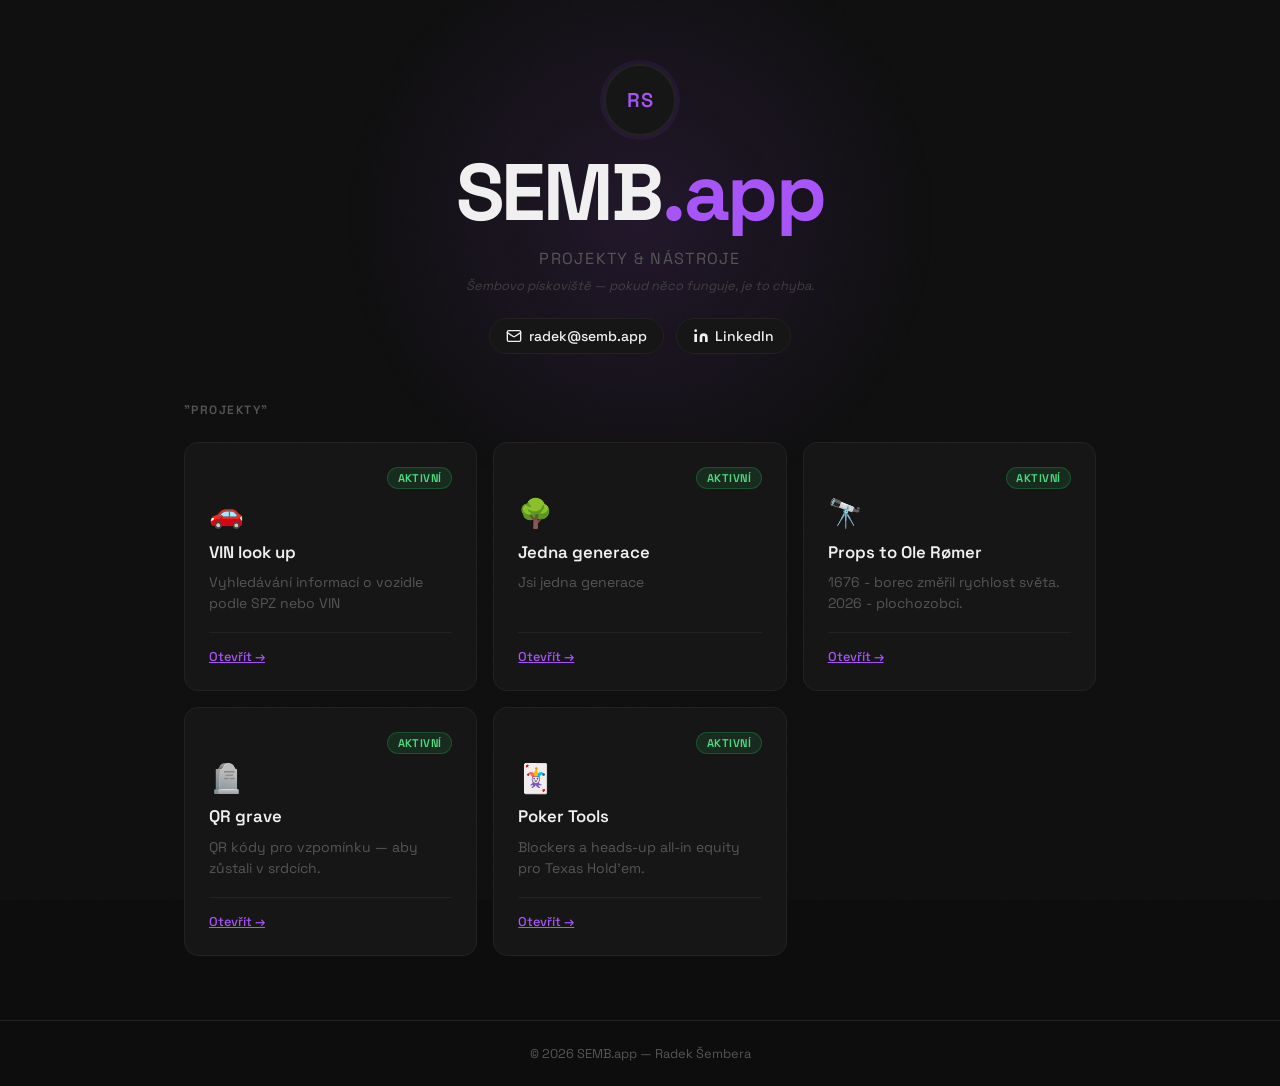
<file: index.html>
<!DOCTYPE html>
<html lang="cs">
<head>
  <meta charset="UTF-8" />
  <meta name="viewport" content="width=device-width, initial-scale=1.0" />
  <title>SEMB.app — Projekty & Nástroje</title>
  <link rel="preconnect" href="https://fonts.googleapis.com" />
  <link rel="preconnect" href="https://fonts.gstatic.com" crossorigin />
  <link href="https://fonts.googleapis.com/css2?family=Space+Grotesk:wght@300;400;500;600;700&display=swap" rel="stylesheet" />
  <link rel="stylesheet" href="style.css" />
</head>
<body>
  <div class="noise"></div>

  <header class="hero">
    <div class="avatar">RS</div>
    <h1 class="logo">SEMB<span class="accent">.app</span></h1>
    <p class="tagline">Projekty & Nástroje</p>
    <p class="tagline-sub">Šembovo pískoviště — pokud něco funguje, je to chyba.</p>

    <div class="contact">
      <a href="mailto:radek@semb.app" class="contact-link">
        <svg xmlns="http://www.w3.org/2000/svg" width="16" height="16" viewBox="0 0 24 24" fill="none" stroke="currentColor" stroke-width="2" stroke-linecap="round" stroke-linejoin="round"><rect x="2" y="4" width="20" height="16" rx="2"/><path d="m22 7-8.97 5.7a1.94 1.94 0 0 1-2.06 0L2 7"/></svg>
        radek@semb.app
      </a>
      <a href="https://www.linkedin.com/in/radeksembera/" class="contact-link" target="_blank" rel="noopener noreferrer">
        <svg xmlns="http://www.w3.org/2000/svg" width="16" height="16" viewBox="0 0 24 24" fill="currentColor"><path d="M16 8a6 6 0 0 1 6 6v7h-4v-7a2 2 0 0 0-2-2 2 2 0 0 0-2 2v7h-4v-7a6 6 0 0 1 6-6z"/><rect x="2" y="9" width="4" height="12"/><circle cx="4" cy="4" r="2"/></svg>
        LinkedIn
      </a>
    </div>
  </header>

  <main>
    <section class="projects">
      <h2 class="section-title">"Projekty"</h2>
      <div class="cards">

        <article class="card" onclick="window.open('https://spz.semb.app/', '_blank')" style="cursor:pointer;">
          <div class="card-header">
            <span class="badge badge--active">Aktivní</span>
          </div>
          <div class="card-icon">🚗</div>
          <h3 class="card-title">VIN look up</h3>
          <p class="card-desc">Vyhledávání informací o vozidle podle SPZ nebo VIN</p>
          <div class="card-footer">
            <a href="https://spz.semb.app/" target="_blank" rel="noopener noreferrer" class="card-link">Otevřít →</a>
          </div>
        </article>

        <article class="card" onclick="window.location.href='generace.html'" style="cursor:pointer;">
          <div class="card-header">
            <span class="badge badge--active">Aktivní</span>
          </div>
          <div class="card-icon">🌳</div>
          <h3 class="card-title">Jedna generace</h3>
          <p class="card-desc">Jsi jedna generace</p>
          <div class="card-footer">
            <a href="generace.html" class="card-link">Otevřít →</a>
          </div>
        </article>

        <article class="card" onclick="window.location.href='romer.html'" style="cursor:pointer;">
          <div class="card-header">
            <span class="badge badge--active">Aktivní</span>
          </div>
          <div class="card-icon">🔭</div>
          <h3 class="card-title">Props to Ole Rømer</h3>
          <p class="card-desc">1676 - borec změřil rychlost světa. 2026 - plochozobci.</p>
          <div class="card-footer">
            <a href="romer.html" class="card-link">Otevřít →</a>
          </div>
        </article>

        <article class="card" onclick="window.open('https://vsrdcich.semb.app/', '_blank')" style="cursor:pointer;">
          <div class="card-header">
            <span class="badge badge--active">Aktivní</span>
          </div>
          <div class="card-icon">🪦</div>
          <h3 class="card-title">QR grave</h3>
          <p class="card-desc">QR kódy pro vzpomínku — aby zůstali v srdcích.</p>
          <div class="card-footer">
            <a href="https://vsrdcich.semb.app/" target="_blank" rel="noopener noreferrer" class="card-link">Otevřít →</a>
          </div>
        </article>

        <article class="card" onclick="window.location.href='poker.html'" style="cursor:pointer;">
          <div class="card-header">
            <span class="badge badge--active">Aktivní</span>
          </div>
          <div class="card-icon">🃏</div>
          <h3 class="card-title">Poker Tools</h3>
          <p class="card-desc">Blockers a heads-up all-in equity pro Texas Hold'em.</p>
          <div class="card-footer">
            <a href="poker.html" class="card-link">Otevřít →</a>
          </div>
        </article>

      </div>
    </section>
  </main>

  <footer class="footer">
    <p>&copy; 2026 SEMB.app — Radek Šembera</p>
  </footer>
</body>
</html>
</file>
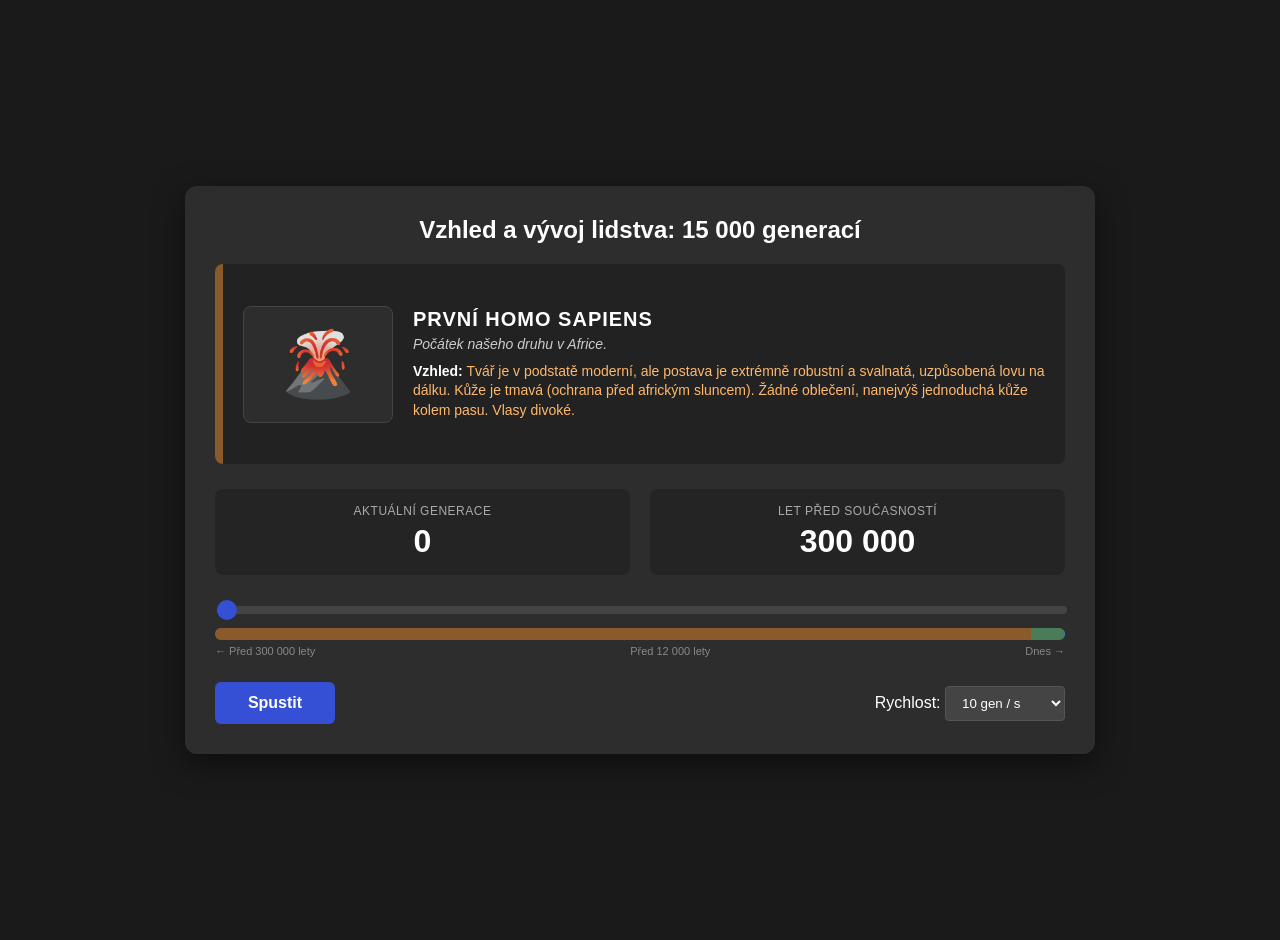
<file: generace.html>
<!DOCTYPE html>
<html lang="cs">
<head>
    <meta charset="UTF-8">
    <meta name="viewport" content="width=device-width, initial-scale=1.0">
    <title>15 000 Generací Homo Sapiens s Vzhledem</title>
    <style>
        :root {
            --bg-color: #1a1a1a;
            --panel-bg: #2d2d2d;
            --text-color: #ffffff;
            --accent-color: #3550D4;
            --paleo-color: #8b5a2b;
            --agri-color: #4a7c59;
            --modern-color: #3a86c8;
        }

        body {
            font-family: -apple-system, BlinkMacSystemFont, "Segoe UI", Roboto, Helvetica, Arial, sans-serif;
            background-color: var(--bg-color);
            color: var(--text-color);
            margin: 0;
            padding: 20px;
            display: flex;
            justify-content: center;
            align-items: center;
            min-height: 100vh;
        }

        .container {
            width: 100%;
            max-width: 850px;
            background-color: var(--panel-bg);
            border-radius: 12px;
            padding: 30px;
            box-shadow: 0 10px 30px rgba(0,0,0,0.5);
        }

        h1 {
            text-align: center;
            margin-top: 0;
            font-size: 24px;
            color: #fff;
        }

        /* Rozvržení s avatarem */
        .showcase-grid {
            display: grid;
            grid-template-columns: 150px 1fr;
            gap: 20px;
            background: #222;
            border-radius: 8px;
            padding: 20px;
            margin: 20px 0;
            min-height: 160px;
            align-items: center;
            border-left: 8px solid var(--paleo-color);
            transition: border-color 0.5s ease;
        }

        .avatar-box {
            font-size: 64px;
            text-align: center;
            background: rgba(255,255,255,0.05);
            padding: 20px;
            border-radius: 8px;
            border: 1px solid #444;
        }

        .info-box {
            display: flex;
            flex-direction: column;
            justify-content: center;
        }

        .era-title {
            font-size: 20px;
            font-weight: bold;
            text-transform: uppercase;
            letter-spacing: 1px;
            margin-bottom: 5px;
            color: #fff;
        }

        .milestone-text {
            font-size: 14px;
            color: #ccc;
            margin-bottom: 10px;
            font-style: italic;
        }

        .look-text {
            font-size: 14px;
            color: #ffb86c;
            line-height: 1.4;
        }

        .look-text strong {
            color: #fff;
        }

        /* Počítadla */
        .counters {
            display: grid;
            grid-template-columns: 1fr 1fr;
            gap: 20px;
            margin: 25px 0;
        }

        .counter-box {
            background-color: rgba(0,0,0,0.2);
            padding: 15px;
            border-radius: 8px;
            text-align: center;
        }

        .counter-label {
            font-size: 12px;
            text-transform: uppercase;
            color: #aaa;
            letter-spacing: 0.5px;
            margin-bottom: 5px;
        }

        .counter-value {
            font-size: 32px;
            font-weight: bold;
            font-variant-numeric: tabular-nums;
        }

        /* Osa a ovládání */
        .timeline-container {
            margin: 25px 0;
        }

        .scrubber {
            width: 100%;
            -webkit-appearance: none;
            appearance: none;
            height: 8px;
            border-radius: 4px;
            background: #444;
            outline: none;
            cursor: pointer;
        }

        .scrubber::-webkit-slider-thumb {
            -webkit-appearance: none;
            appearance: none;
            width: 20px;
            height: 20px;
            border-radius: 50%;
            background: var(--accent-color);
            cursor: pointer;
            transition: transform 0.1s;
        }

        .controls {
            display: flex;
            flex-wrap: wrap;
            justify-content: space-between;
            align-items: center;
            gap: 15px;
        }

        .btn-play {
            background-color: var(--accent-color);
            color: white;
            border: none;
            padding: 12px 30px;
            font-size: 16px;
            font-weight: bold;
            border-radius: 6px;
            cursor: pointer;
            min-width: 120px;
        }

        .btn-play:hover { background-color: #263ca3; }

        select {
            background-color: #444;
            color: white;
            border: 1px solid #555;
            padding: 8px 12px;
            border-radius: 4px;
            cursor: pointer;
        }

        .ratio-bar {
            display: flex;
            height: 12px;
            border-radius: 6px;
            overflow: hidden;
            margin-top: 10px;
            background-color: #444;
        }
        .ratio-paleo { width: 96%; background-color: var(--paleo-color); }
        .ratio-agri { width: 3.9%; background-color: var(--agri-color); }
        .ratio-modern { width: 0.1%; background-color: var(--modern-color); }

        .ratio-labels {
            display: flex;
            justify-content: space-between;
            font-size: 11px;
            color: #888;
            margin-top: 5px;
        }
    </style>
</head>
<body>

<div class="container">
    <h1>Vzhled a vývoj lidstva: 15 000 generací</h1>

    <!-- Hlavní vizuální grid s avatarem -->
    <div id="showcaseGrid" class="showcase-grid">
        <div id="avatarBox" class="avatar-box">🦴</div>
        <div class="info-box">
            <div id="eraTitle" class="era-title">-</div>
            <div id="milestoneText" class="milestone-text">-</div>
            <div id="lookText" class="look-text">-</div>
        </div>
    </div>

    <!-- Hlavní číselníky -->
    <div class="counters">
        <div class="counter-box">
            <div class="counter-label">Aktuální generace</div>
            <div id="genCounter" class="counter-value">0</div>
        </div>
        <div class="counter-box">
            <div class="counter-label">Let před současností</div>
            <div id="yearsCounter" class="counter-value">300 000</div>
        </div>
    </div>

    <!-- Časová osa -->
    <div class="timeline-container">
        <input type="range" id="scrubber" class="scrubber" min="0" max="15000" value="0">
        <div class="ratio-bar">
            <div class="ratio-paleo"></div>
            <div class="ratio-agri"></div>
            <div class="ratio-modern"></div>
        </div>
        <div class="ratio-labels">
            <span>← Před 300 000 lety</span>
            <span>Před 12 000 lety</span>
            <span>Dnes →</span>
        </div>
    </div>

    <!-- Ovládání -->
    <div class="controls">
        <button id="playBtn" class="btn-play">Spustit</button>
        <div>
            <label for="speedSelect">Rychlost:</label>
            <select id="speedSelect">
                <option value="1">1 gen / s</option>
                <option value="10" selected>10 gen / s</option>
                <option value="50">50 gen / s</option>
                <option value="200">200 gen / s</option>
                <option value="1000">1000 gen / s</option>
            </select>
        </div>
    </div>
</div>

<script>
    const milestones = [
        { 
            gen: 0, 
            title: "První Homo sapiens", 
            text: "Počátek našeho druhu v Africe.", 
            look: "<strong>Vzhled:</strong> Tvář je v podstatě moderní, ale postava je extrémně robustní a svalnatá, uzpůsobená lovu na dálku. Kůže je tmavá (ochrana před africkým sluncem). Žádné oblečení, nanejvýš jednoduchá kůže kolem pasu. Vlasy divoké.",
            avatar: "🌋",
            color: "#8b5a2b"
        },
        { 
            gen: 5000, 
            title: "Rozvoj v Africe", 
            text: "Lidé zdokonalují lov a používání ohně.", 
            look: "<strong>Vzhled:</strong> Stále stoprocentně tmavá kůže. Na těle se objevují první záměrné jizvy (skarifikace) nebo zdobení těla hlinkou a popelem. Používají se první jednoduché náhrdelníky z provrtaných skořápek.",
            avatar: "🔥",
            color: "#8b5a2b"
        },
        { 
            gen: 11500, 
            title: "Cesta z Afriky (Exodus)", 
            text: "Lidé osídlují chladnější oblasti Asie a Evropy.", 
            look: "<strong>Vzhled:</strong> S přechodem do chladnějších oblastí severu se lidé začínají poprvé pořádně oblékat. Šijí si primitivní oděvy z kožešin zvířat. Geneticky se začíná mírně světlat kůže, aby tělo v méně slunečných oblastech dokázalo tvořit vitamin D.",
            avatar: "❄️",
            color: "#8b5a2b"
        },
        { 
            gen: 13000, 
            title: "Potkávání s Neandrtálci", 
            text: "V Evropě žijeme vedle jiného lidského druhu.", 
            look: "<strong>Vzhled:</strong> Homo sapiens v Evropě je vysoký, štíhlejší než podsaditý Neandrtálec, se kterým se občas kříží. Lidé si barví obličeje červeným okrem, nosí náhrdelníky z dravých zubů. Používají kostěné jehly na sešívání kůží.",
            avatar: "🎨",
            color: "#8b5a2b"
        },
        { 
            gen: 14400, 
            title: "První zemědělci", 
            text: "Konec kočování, vznikají první trvalé vesnice.", 
            look: "<strong>Vzhled:</strong> Změna stravy (mnoho obilovin, méně masa) poprvé v historii způsobuje lidem zubní kazy a mírné snížení průměrné výšky. Oblečení už není jen ze zvířat, objevují se první tkané látky ze lnu a vlny. Nosí se plnovousy a sepnuté vlasy.",
            avatar: "🌾",
            color: "#4a7c59"
        },
        { 
            gen: 14750, 
            title: "Věk bronzu a měst", 
            text: "Staví se pyramidy, vzniká písmo.", 
            look: "<strong>Vzhled:</strong> Lidé se začínají dramaticky lišit podle společenského statusu. Bohatí nosí šperky ze zlata a bronzu, barvené látky, líčí si oči (Egypt) a mají upravené účesy nebo paruky. Objevuje se první holení bronzovými břitvami.",
            avatar: "👑",
            color: "#4a7c59"
        },
        { 
            gen: 14875, 
            title: "Antika a středověk", 
            text: "Éra Říma, rytířů a starých říší.", 
            look: "<strong>Vzhled:</strong> V Evropě a Asii převládají propracované vlněné a lněné tuniky, tógy či kalhoty. Vojáci nosí kovové zbroje a přilby. Struktura obličeje a výška je totožná s námi.",
            avatar: "⚔️",
            color: "#4a7c59"
        },
        { 
            gen: 14990, 
            title: "Průmyslový věk", 
            text: "Továrny, pára a přerod světa.", 
            look: "<strong>Vzhled:</strong> Masová móda. Lidé nosí klobouky, obleky, šaty s korzety. Kvůli smogu a práci v továrnách jsou dělnické vrstvy často bledé a unavené. První hromadná výroba brýlí a doplňků.",
            avatar: "🎩",
            color: "#3a86c8"
        },
        { 
            gen: 15000, 
            title: "Dnešní člověk", 
            text: "Digitální věk a globální svět.", 
            look: "<strong>Vzhled:</strong> Trička, džíny, tenisky. V rukou držíme smartphony. Díky moderní medicíně a dostatku jídla jsme v průměru nejvyšší v historii, máme rovnější zuby (rovnátka) a dožíváme se nejvyššího věku.",
            avatar: "📱",
            color: "#3a86c8"
        }
    ];

    let currentGen = 0;
    let isPlaying = false;
    let intervalId = null;

    const genCounter = document.getElementById('genCounter');
    const yearsCounter = document.getElementById('yearsCounter');
    const scrubber = document.getElementById('scrubber');
    const playBtn = document.getElementById('playBtn');
    const speedSelect = document.getElementById('speedSelect');
    const showcaseGrid = document.getElementById('showcaseGrid');
    const avatarBox = document.getElementById('avatarBox');
    const eraTitle = document.getElementById('eraTitle');
    const milestoneText = document.getElementById('milestoneText');
    const lookText = document.getElementById('lookText');

    function updateMilestone(gen) {
        let active = milestones[0];
        for (let i = 0; i < milestones.length; i++) {
            if (gen >= milestones[i].gen) {
                active = milestones[i];
            } else {
                break;
            }
        }
        
        eraTitle.innerText = active.title;
        milestoneText.innerText = active.text;
        lookText.innerHTML = active.look;
        avatarBox.innerText = active.avatar;
        showcaseGrid.style.borderColor = active.color;
    }

    function formatNumber(num) {
        return num.toString().replace(/\B(?=(\d{3})+(?!\d))/g, " ");
    }

    function render() {
        genCounter.innerText = formatNumber(currentGen);
        let yearsAgo = (15000 - currentGen) * 20;
        yearsCounter.innerText = formatNumber(yearsAgo);
        scrubber.value = currentGen;
        updateMilestone(currentGen);
    }

    function tick() {
        let speed = parseInt(speedSelect.value);
        currentGen += speed;
        
        if (currentGen >= 15000) {
            currentGen = 15000;
            pauseSimulation();
        }
        render();
    }

    function playSimulation() {
        isPlaying = true;
        playBtn.innerText = "Pauza";
        intervalId = setInterval(tick, 50); 
    }

    function pauseSimulation() {
        isPlaying = false;
        playBtn.innerText = "Spustit";
        clearInterval(intervalId);
    }

    playBtn.addEventListener('click', () => {
        if (currentGen >= 15000) currentGen = 0;
        if (isPlaying) pauseSimulation(); else playSimulation();
    });

    scrubber.addEventListener('input', (e) => {
        currentGen = parseInt(e.target.value);
        render();
    });

    speedSelect.addEventListener('change', () => {
        if (isPlaying) {
            clearInterval(intervalId);
            intervalId = setInterval(tick, 50);
        }
    });

    render();
</script>

</body>
</html>
</file>
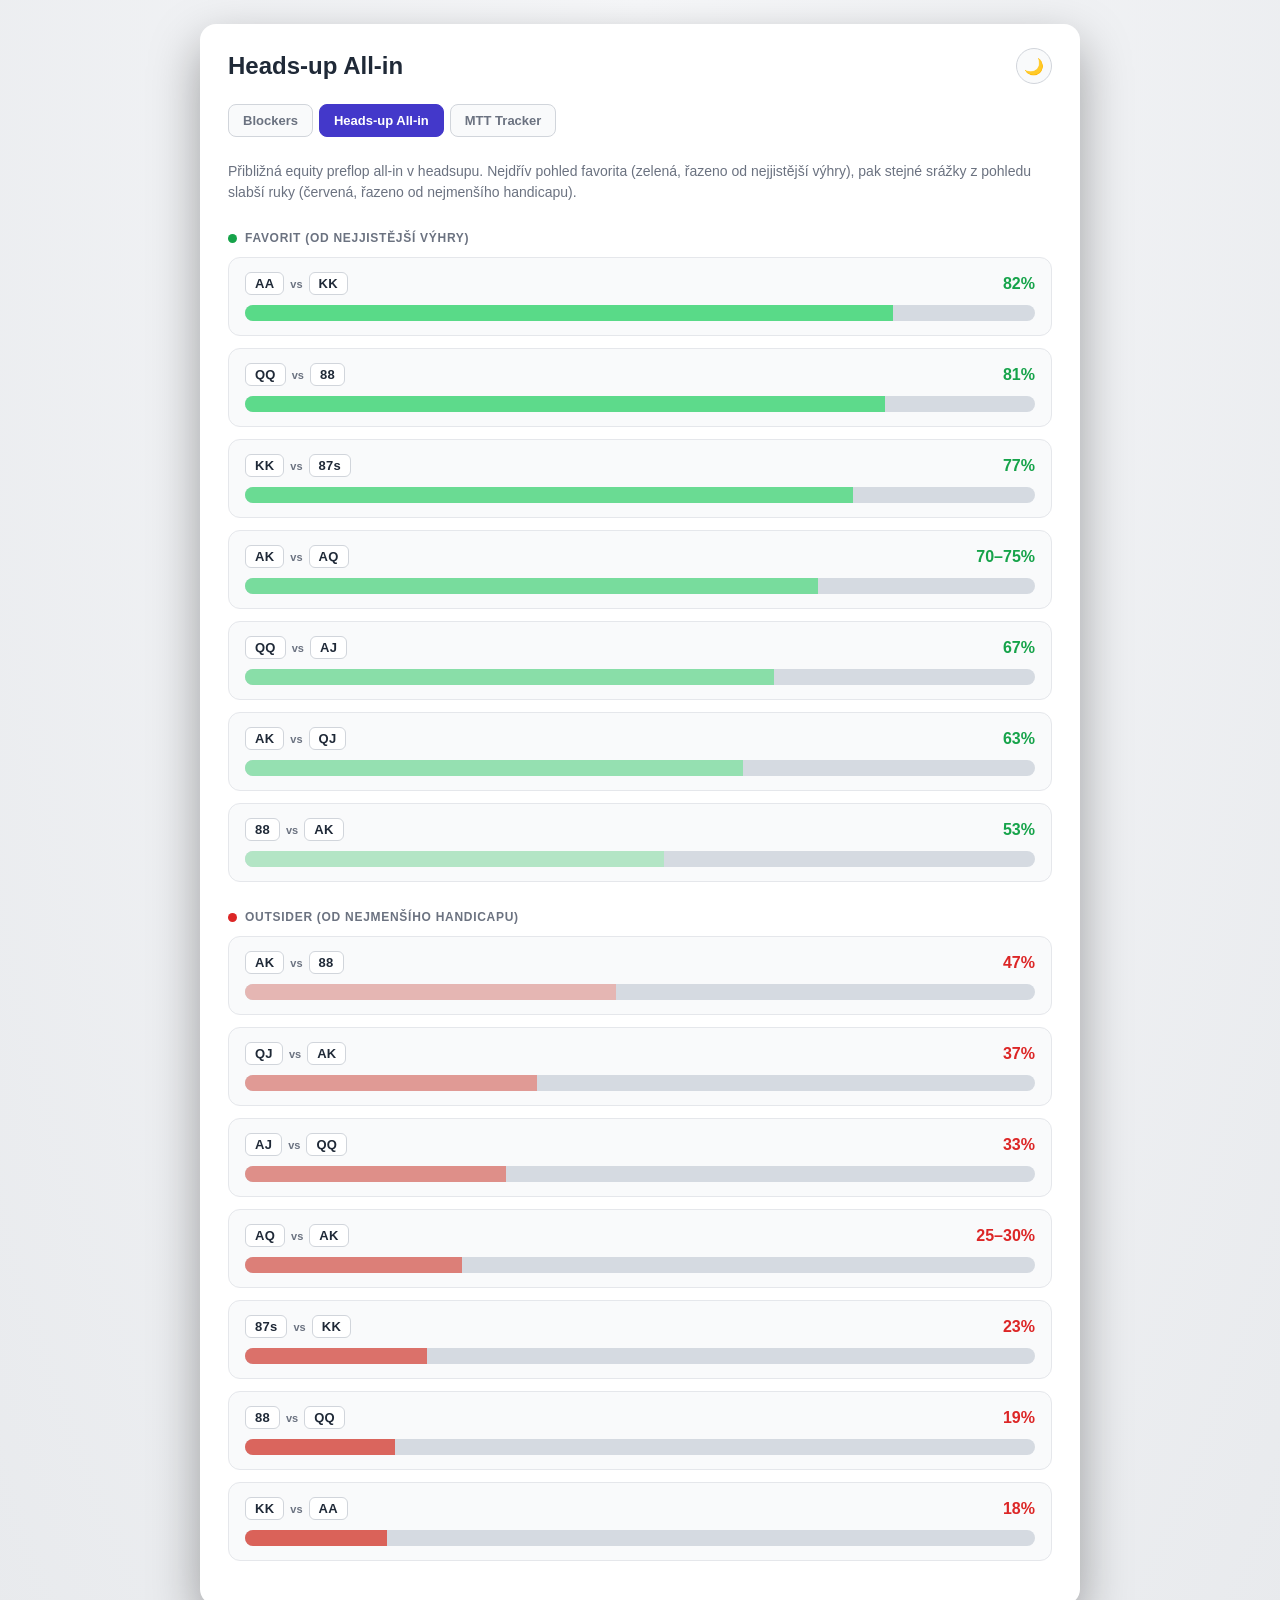
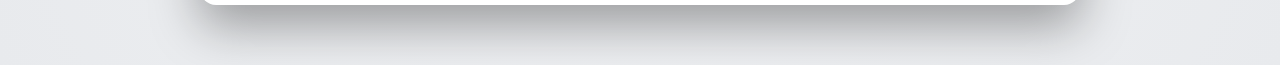
<file: headsup-allin.html>
<!DOCTYPE html>
<html lang="cs">
<head>
<meta charset="UTF-8" />
<meta name="viewport" content="width=device-width, initial-scale=1" />
<title>Heads-up All-in · Poker Tools</title>

<link rel="icon" href="favicon.svg" type="image/svg+xml" />
<link rel="icon" href="poker-favicon-32.png" sizes="32x32" type="image/png" />
<link rel="icon" href="poker-favicon-16.png" sizes="16x16" type="image/png" />
<link rel="apple-touch-icon" href="poker-apple-touch-icon.png" />
<link rel="manifest" href="headsup-allin-manifest.json" />
<meta name="theme-color" content="#4338ca" />
<meta name="apple-mobile-web-app-capable" content="yes" />
<meta name="apple-mobile-web-app-status-bar-style" content="black-translucent" />
<meta name="apple-mobile-web-app-title" content="Heads-up All-in" />

<style>
  :root {
    --page-bg-1: #f7f8fa;
    --page-bg-2: #e8eaed;
    --panel-bg: #ffffff;
    --modal-bg: #ffffff;
    --ink: #1f2937;
    --muted: #6b7280;
    --accent: #4338ca;
    --slot-empty: #e5e7eb;
    --slot-border: #c5cad2;
    --border: #d1d5db;
    --border-soft: rgba(0,0,0,0.08);
    --surface-soft: #f9fafb;
    --surface-soft-border: #e5e7eb;
    --cell-zero-bg: #eef0f2;
    --cell-zero-text: #b8bec7;
    --cell-excluded-bg: #d5dae1;
    --cell-excluded-text: #9aa3af;
    --shadow: rgba(0,0,0,0.35);
    --shadow-modal: rgba(0,0,0,0.4);
    --good: #16a34a;
    --bad: #dc2626;
  }

  :root[data-theme="dark"] {
    --page-bg-1: #1b1e25;
    --page-bg-2: #05060a;
    --panel-bg: #1c1e24;
    --modal-bg: #22252c;
    --ink: #e8eaed;
    --muted: #9aa1ac;
    --accent: #818cf8;
    --slot-empty: #262a33;
    --slot-border: #3a3f4a;
    --border: #3a3f4a;
    --border-soft: rgba(255,255,255,0.08);
    --surface-soft: #22252c;
    --surface-soft-border: #2f333c;
    --cell-zero-bg: #22252c;
    --cell-zero-text: #4b515c;
    --cell-excluded-bg: #262a33;
    --cell-excluded-text: #565c68;
    --shadow: rgba(0,0,0,0.6);
    --shadow-modal: rgba(0,0,0,0.6);
    --good: #4ade80;
    --bad: #f87171;
  }

  * { box-sizing: border-box; }

  body {
    margin: 0;
    font-family: -apple-system, BlinkMacSystemFont, "Segoe UI", Roboto, Helvetica, Arial, sans-serif;
    background: radial-gradient(ellipse at top, var(--page-bg-1), var(--page-bg-2));
    min-height: 100vh;
    color: var(--ink);
    padding: 24px 16px 60px;
    transition: background-color 0.2s ease;
  }

  .app {
    max-width: 880px;
    margin: 0 auto;
    background: var(--panel-bg);
    border-radius: 16px;
    padding: 24px 28px 32px;
    box-shadow: 0 20px 50px var(--shadow);
    transition: background-color 0.2s ease;
  }

  .header-row {
    display: flex;
    align-items: center;
    justify-content: space-between;
    gap: 12px;
    margin-bottom: 20px;
  }

  h1 {
    margin: 0;
    font-size: 24px;
  }

  .theme-toggle {
    flex-shrink: 0;
    width: 36px;
    height: 36px;
    border-radius: 50%;
    border: 1px solid var(--border);
    background: var(--surface-soft);
    color: var(--ink);
    font-size: 16px;
    display: inline-flex;
    align-items: center;
    justify-content: center;
    cursor: pointer;
  }

  .tabs {
    display: flex;
    gap: 6px;
    flex-wrap: wrap;
    margin-bottom: 24px;
  }

  .tab {
    padding: 8px 14px;
    border-radius: 8px;
    font-size: 13px;
    font-weight: 600;
    text-decoration: none;
    color: var(--muted);
    background: var(--surface-soft);
    border: 1px solid var(--border);
  }

  .tab:hover {
    color: var(--ink);
  }

  .tab.active {
    background: var(--accent);
    color: white;
    border-color: var(--accent);
  }

  .subtitle {
    font-size: 14px;
    color: var(--muted);
    margin: 0 0 28px;
    line-height: 1.5;
  }

  .section-title {
    display: flex;
    align-items: center;
    gap: 8px;
    font-size: 12px;
    font-weight: 800;
    text-transform: uppercase;
    letter-spacing: 0.06em;
    color: var(--muted);
    margin: 28px 0 12px;
  }

  .section-title:first-of-type {
    margin-top: 0;
  }

  .section-title .dot {
    width: 9px;
    height: 9px;
    border-radius: 50%;
    flex-shrink: 0;
  }

  .section-title.fav .dot { background: var(--good); }
  .section-title.dog .dot { background: var(--bad); }

  .matchup-row {
    margin-bottom: 12px;
    padding: 14px 16px;
    border-radius: 12px;
    background: var(--surface-soft);
    border: 1px solid var(--surface-soft-border);
  }

  .matchup-header {
    display: flex;
    justify-content: space-between;
    align-items: center;
    gap: 10px;
    margin-bottom: 10px;
  }

  .matchup-hands {
    display: flex;
    align-items: center;
    gap: 6px;
  }

  .hand-chip {
    display: inline-block;
    padding: 3px 9px;
    border-radius: 6px;
    background: var(--panel-bg);
    border: 1px solid var(--border);
    font-weight: 800;
    font-size: 13px;
    color: var(--ink);
    letter-spacing: 0.02em;
  }

  .vs-sep {
    font-size: 11px;
    color: var(--muted);
    font-weight: 600;
  }

  .matchup-pct {
    font-size: 16px;
    font-weight: 800;
  }

  .matchup-pct.fav { color: var(--good); }
  .matchup-pct.dog { color: var(--bad); }

  .equity-bar {
    display: flex;
    height: 16px;
    border-radius: 999px;
    overflow: hidden;
    background: var(--cell-excluded-bg);
  }
</style>
</head>
<body>
<div class="app">
  <div class="header-row">
    <h1>Heads-up All-in</h1>
    <button id="themeToggle" class="theme-toggle" type="button" aria-label="Přepnout tmavý režim">🌙</button>
  </div>

  <nav class="tabs">
    <a href="poker.html" class="tab">Blockers</a>
    <a href="headsup-allin.html" class="tab active">Heads-up All-in</a>
    <a href="mtt-tracker.html" class="tab">MTT Tracker</a>
  </nav>

  <p class="subtitle">Přibližná equity preflop all-in v headsupu. Nejdřív pohled favorita (zelená, řazeno od nejjistější výhry), pak stejné srážky z pohledu slabší ruky (červená, řazeno od nejmenšího handicapu).</p>

  <div id="sections"></div>
</div>

<script>
(function () {
  const MATCHUPS = [
    { handA: 'AA', handB: 'KK', pctA: 82, pctB: 18 },
    { handA: 'QQ', handB: '88', pctA: 81, pctB: 19 },
    { handA: 'KK', handB: '87s', pctA: 77, pctB: 23 },
    { handA: 'AK', handB: 'AQ', rangeA: [70, 75], rangeB: [25, 30] },
    { handA: 'QQ', handB: 'AJ', pctA: 67, pctB: 33 },
    { handA: 'AK', handB: 'QJ', pctA: 63, pctB: 37 },
    { handA: '88', handB: 'AK', pctA: 53, pctB: 47 },
  ];

  // normalize: every matchup gets a numeric pctA/pctB (midpoint for ranges) for
  // sorting and bar width, plus a display label (range or plain number).
  MATCHUPS.forEach(m => {
    if (m.rangeA) {
      m.pctA = (m.rangeA[0] + m.rangeA[1]) / 2;
      m.pctB = (m.rangeB[0] + m.rangeB[1]) / 2;
      m.labelA = `${m.rangeA[0]}–${m.rangeA[1]}%`;
      m.labelB = `${m.rangeB[0]}–${m.rangeB[1]}%`;
    } else {
      m.labelA = `${m.pctA}%`;
      m.labelB = `${m.pctB}%`;
    }
  });

  // pct assumed >= 50 for green, <= 50 for red; distance from 50 drives intensity
  function scaleColor(pct, kind) {
    const t = Math.min(1, Math.max(0, Math.abs(pct - 50) / 50));
    const light = 82 - t * 34;
    const sat = 48 + t * 24;
    const hue = kind === 'fav' ? 142 : 4;
    return `hsl(${hue}, ${sat}%, ${light}%)`;
  }

  function buildRow(m, kind) {
    const lead = kind === 'fav'
      ? { hand: m.handA, pct: m.pctA, label: m.labelA }
      : { hand: m.handB, pct: m.pctB, label: m.labelB };
    const rest = kind === 'fav' ? m.handB : m.handA;

    const row = document.createElement('div');
    row.className = 'matchup-row';

    const header = document.createElement('div');
    header.className = 'matchup-header';
    header.innerHTML =
      `<span class="matchup-hands">` +
        `<span class="hand-chip">${lead.hand}</span>` +
        `<span class="vs-sep">vs</span>` +
        `<span class="hand-chip">${rest}</span>` +
      `</span>` +
      `<span class="matchup-pct ${kind}">${lead.label}</span>`;
    row.appendChild(header);

    const bar = document.createElement('div');
    bar.className = 'equity-bar';
    const fill = document.createElement('div');
    fill.style.width = lead.pct + '%';
    fill.style.background = scaleColor(lead.pct, kind);
    bar.appendChild(fill);
    row.appendChild(bar);

    return row;
  }

  const sectionsEl = document.getElementById('sections');

  const favTitle = document.createElement('div');
  favTitle.className = 'section-title fav';
  favTitle.innerHTML = '<span class="dot"></span>Favorit (od nejjistější výhry)';
  sectionsEl.appendChild(favTitle);

  [...MATCHUPS].sort((a, b) => b.pctA - a.pctA)
    .forEach(m => sectionsEl.appendChild(buildRow(m, 'fav')));

  const dogTitle = document.createElement('div');
  dogTitle.className = 'section-title dog';
  dogTitle.innerHTML = '<span class="dot"></span>Outsider (od nejmenšího handicapu)';
  sectionsEl.appendChild(dogTitle);

  [...MATCHUPS].sort((a, b) => b.pctB - a.pctB)
    .forEach(m => sectionsEl.appendChild(buildRow(m, 'dog')));

  const THEME_KEY = 'pokerBlockersTheme';
  const themeToggleBtn = document.getElementById('themeToggle');

  function applyTheme(theme) {
    document.documentElement.setAttribute('data-theme', theme);
    themeToggleBtn.textContent = theme === 'dark' ? '☀️' : '🌙';
    themeToggleBtn.setAttribute('aria-label', theme === 'dark' ? 'Přepnout na světlý režim' : 'Přepnout na tmavý režim');
    try { localStorage.setItem(THEME_KEY, theme); } catch (e) {}
  }

  function preferredTheme() {
    let saved = null;
    try { saved = localStorage.getItem(THEME_KEY); } catch (e) {}
    if (saved === 'light' || saved === 'dark') return saved;
    return window.matchMedia('(prefers-color-scheme: dark)').matches ? 'dark' : 'light';
  }

  let currentTheme = preferredTheme();
  applyTheme(currentTheme);

  themeToggleBtn.addEventListener('click', () => {
    currentTheme = currentTheme === 'dark' ? 'light' : 'dark';
    applyTheme(currentTheme);
  });
})();
</script>
</body>
</html>
</file>
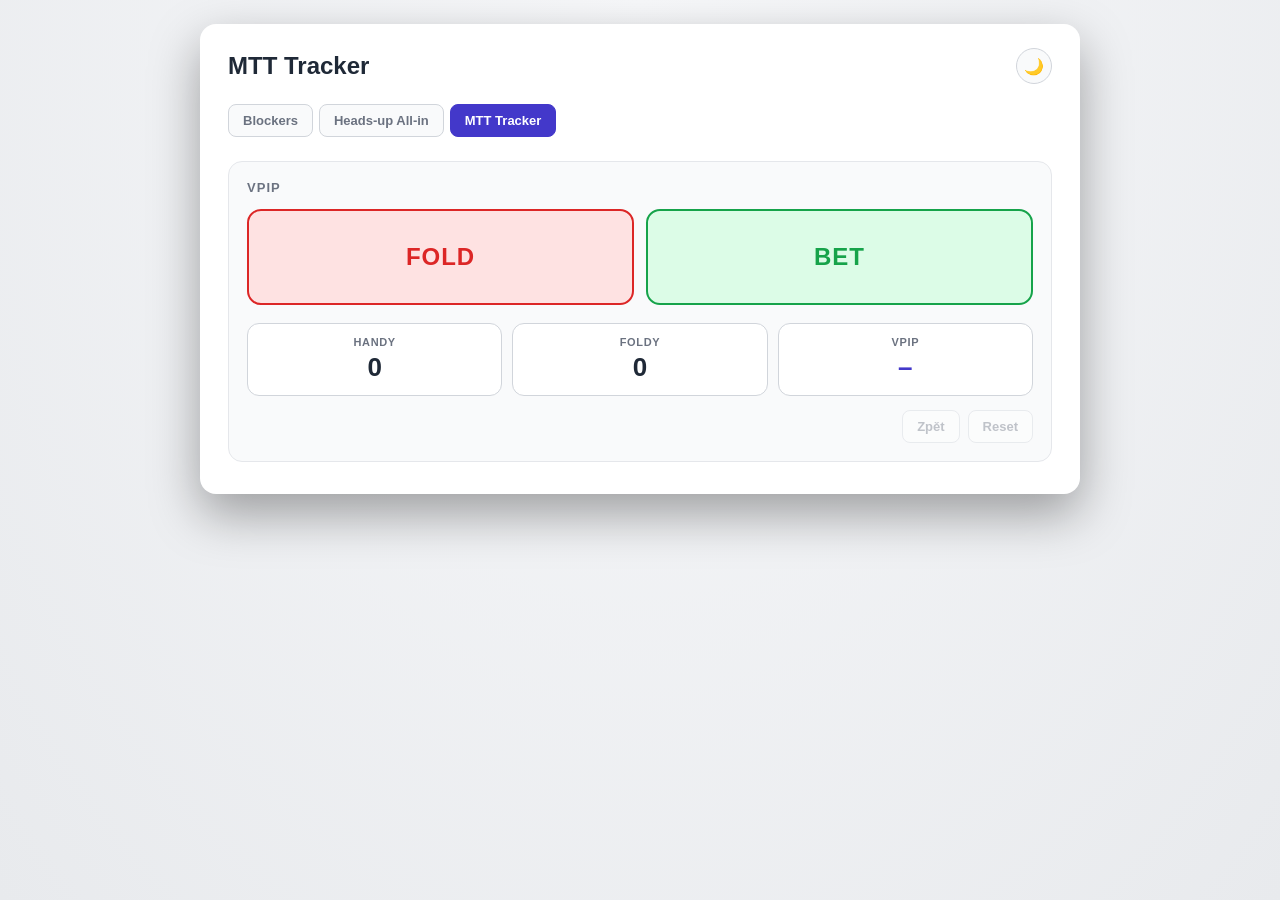
<file: mtt-tracker.html>
<!DOCTYPE html>
<html lang="cs">
<head>
<meta charset="UTF-8" />
<meta name="viewport" content="width=device-width, initial-scale=1" />
<title>MTT Tracker · Poker Tools</title>

<link rel="icon" href="favicon.svg" type="image/svg+xml" />
<link rel="icon" href="poker-favicon-32.png" sizes="32x32" type="image/png" />
<link rel="icon" href="poker-favicon-16.png" sizes="16x16" type="image/png" />
<link rel="apple-touch-icon" href="poker-apple-touch-icon.png" />
<link rel="manifest" href="mtt-tracker-manifest.json" />
<meta name="theme-color" content="#4338ca" />
<meta name="apple-mobile-web-app-capable" content="yes" />
<meta name="apple-mobile-web-app-status-bar-style" content="black-translucent" />
<meta name="apple-mobile-web-app-title" content="MTT Tracker" />

<style>
  :root {
    --page-bg-1: #f7f8fa;
    --page-bg-2: #e8eaed;
    --panel-bg: #ffffff;
    --ink: #1f2937;
    --muted: #6b7280;
    --accent: #4338ca;
    --border: #d1d5db;
    --surface-soft: #f9fafb;
    --surface-soft-border: #e5e7eb;
    --shadow: rgba(0,0,0,0.35);
    --good: #16a34a;
    --bad: #dc2626;
    --good-bg: #dcfce7;
    --bad-bg: #fee2e2;
  }

  :root[data-theme="dark"] {
    --page-bg-1: #1b1e25;
    --page-bg-2: #05060a;
    --panel-bg: #1c1e24;
    --ink: #e8eaed;
    --muted: #9aa1ac;
    --accent: #818cf8;
    --border: #3a3f4a;
    --surface-soft: #22252c;
    --surface-soft-border: #2f333c;
    --shadow: rgba(0,0,0,0.6);
    --good: #4ade80;
    --bad: #f87171;
    --good-bg: #14532d;
    --bad-bg: #7f1d1d;
  }

  * { box-sizing: border-box; }

  body {
    margin: 0;
    font-family: -apple-system, BlinkMacSystemFont, "Segoe UI", Roboto, Helvetica, Arial, sans-serif;
    background: radial-gradient(ellipse at top, var(--page-bg-1), var(--page-bg-2));
    min-height: 100vh;
    color: var(--ink);
    padding: 24px 16px 60px;
    transition: background-color 0.2s ease;
  }

  .app {
    max-width: 880px;
    margin: 0 auto;
    background: var(--panel-bg);
    border-radius: 16px;
    padding: 24px 28px 32px;
    box-shadow: 0 20px 50px var(--shadow);
    transition: background-color 0.2s ease;
  }

  .header-row {
    display: flex;
    align-items: center;
    justify-content: space-between;
    gap: 12px;
    margin-bottom: 20px;
  }

  h1 {
    margin: 0;
    font-size: 24px;
  }

  .theme-toggle {
    flex-shrink: 0;
    width: 36px;
    height: 36px;
    border-radius: 50%;
    border: 1px solid var(--border);
    background: var(--surface-soft);
    color: var(--ink);
    font-size: 16px;
    display: inline-flex;
    align-items: center;
    justify-content: center;
    cursor: pointer;
  }

  .tabs {
    display: flex;
    gap: 6px;
    flex-wrap: wrap;
    margin-bottom: 24px;
  }

  .tab {
    padding: 8px 14px;
    border-radius: 8px;
    font-size: 13px;
    font-weight: 600;
    text-decoration: none;
    color: var(--muted);
    background: var(--surface-soft);
    border: 1px solid var(--border);
  }

  .tab:hover {
    color: var(--ink);
  }

  .tab.active {
    background: var(--accent);
    color: white;
    border-color: var(--accent);
  }

  .section {
    background: var(--surface-soft);
    border: 1px solid var(--surface-soft-border);
    border-radius: 14px;
    padding: 18px;
  }

  .section-title {
    margin: 0 0 14px;
    font-size: 13px;
    font-weight: 800;
    text-transform: uppercase;
    letter-spacing: 0.08em;
    color: var(--muted);
  }

  .action-buttons {
    display: grid;
    grid-template-columns: 1fr 1fr;
    gap: 12px;
    margin-bottom: 18px;
  }

  .action-btn {
    height: 96px;
    border-radius: 14px;
    border: 2px solid transparent;
    font-size: 24px;
    font-weight: 800;
    letter-spacing: 0.04em;
    cursor: pointer;
    touch-action: manipulation;
    -webkit-tap-highlight-color: transparent;
    transition: transform 0.06s ease;
  }

  .action-btn:active {
    transform: scale(0.97);
  }

  .action-btn.fold {
    background: var(--bad-bg);
    color: var(--bad);
    border-color: var(--bad);
  }

  .action-btn.bet {
    background: var(--good-bg);
    color: var(--good);
    border-color: var(--good);
  }

  .stats {
    display: grid;
    grid-template-columns: repeat(3, 1fr);
    gap: 10px;
    margin-bottom: 14px;
  }

  .stat {
    background: var(--panel-bg);
    border: 1px solid var(--border);
    border-radius: 12px;
    padding: 12px 8px;
    text-align: center;
  }

  .stat-label {
    font-size: 11px;
    font-weight: 700;
    text-transform: uppercase;
    letter-spacing: 0.06em;
    color: var(--muted);
    margin-bottom: 4px;
  }

  .stat-value {
    font-size: 26px;
    font-weight: 800;
  }

  .stat.vpip .stat-value {
    color: var(--accent);
  }

  .footer-actions {
    display: flex;
    gap: 8px;
    justify-content: flex-end;
  }

  .small-btn {
    padding: 8px 14px;
    border-radius: 8px;
    border: 1px solid var(--border);
    background: var(--panel-bg);
    color: var(--muted);
    font-size: 13px;
    font-weight: 600;
    cursor: pointer;
    touch-action: manipulation;
  }

  .small-btn:disabled {
    opacity: 0.4;
    cursor: not-allowed;
  }
</style>
</head>
<body>
<div class="app">
  <div class="header-row">
    <h1>MTT Tracker</h1>
    <button id="themeToggle" class="theme-toggle" type="button" aria-label="Přepnout tmavý režim">🌙</button>
  </div>

  <nav class="tabs">
    <a href="poker.html" class="tab">Blockers</a>
    <a href="headsup-allin.html" class="tab">Heads-up All-in</a>
    <a href="mtt-tracker.html" class="tab active">MTT Tracker</a>
  </nav>

  <section class="section">
    <h2 class="section-title">VPIP</h2>

    <div class="action-buttons">
      <button id="foldBtn" class="action-btn fold" type="button">FOLD</button>
      <button id="betBtn" class="action-btn bet" type="button">BET</button>
    </div>

    <div class="stats">
      <div class="stat">
        <div class="stat-label">Handy</div>
        <div class="stat-value" id="statHands">0</div>
      </div>
      <div class="stat">
        <div class="stat-label">Foldy</div>
        <div class="stat-value" id="statFolds">0</div>
      </div>
      <div class="stat vpip">
        <div class="stat-label">VPIP</div>
        <div class="stat-value" id="statVpip">–</div>
      </div>
    </div>

    <div class="footer-actions">
      <button id="undoBtn" class="small-btn" type="button">Zpět</button>
      <button id="resetBtn" class="small-btn" type="button">Reset</button>
    </div>
  </section>
</div>

<script>
(function () {
  const STORAGE_KEY = 'mttTrackerVpip';

  // history of actions in order ('fold' | 'bet'), so Undo can step back
  let history = [];

  try {
    const saved = JSON.parse(localStorage.getItem(STORAGE_KEY) || '[]');
    if (Array.isArray(saved)) history = saved.filter(a => a === 'fold' || a === 'bet');
  } catch (e) {}

  const handsEl = document.getElementById('statHands');
  const foldsEl = document.getElementById('statFolds');
  const vpipEl = document.getElementById('statVpip');
  const undoBtn = document.getElementById('undoBtn');
  const resetBtn = document.getElementById('resetBtn');

  function save() {
    try { localStorage.setItem(STORAGE_KEY, JSON.stringify(history)); } catch (e) {}
  }

  function render() {
    const hands = history.length;
    const folds = history.filter(a => a === 'fold').length;
    const bets = hands - folds;

    handsEl.textContent = hands;
    foldsEl.textContent = folds;
    vpipEl.textContent = hands > 0 ? ((bets / hands) * 100).toFixed(1) + ' %' : '–';

    undoBtn.disabled = hands === 0;
    resetBtn.disabled = hands === 0;
  }

  function record(action) {
    history.push(action);
    save();
    render();
  }

  document.getElementById('foldBtn').addEventListener('click', () => record('fold'));
  document.getElementById('betBtn').addEventListener('click', () => record('bet'));

  undoBtn.addEventListener('click', () => {
    history.pop();
    save();
    render();
  });

  resetBtn.addEventListener('click', () => {
    if (confirm('Opravdu vynulovat statistiku?')) {
      history = [];
      save();
      render();
    }
  });

  render();

  const THEME_KEY = 'pokerBlockersTheme';
  const themeToggleBtn = document.getElementById('themeToggle');

  function applyTheme(theme) {
    document.documentElement.setAttribute('data-theme', theme);
    themeToggleBtn.textContent = theme === 'dark' ? '☀️' : '🌙';
    themeToggleBtn.setAttribute('aria-label', theme === 'dark' ? 'Přepnout na světlý režim' : 'Přepnout na tmavý režim');
    try { localStorage.setItem(THEME_KEY, theme); } catch (e) {}
  }

  function preferredTheme() {
    let saved = null;
    try { saved = localStorage.getItem(THEME_KEY); } catch (e) {}
    if (saved === 'light' || saved === 'dark') return saved;
    return window.matchMedia('(prefers-color-scheme: dark)').matches ? 'dark' : 'light';
  }

  let currentTheme = preferredTheme();
  applyTheme(currentTheme);

  themeToggleBtn.addEventListener('click', () => {
    currentTheme = currentTheme === 'dark' ? 'light' : 'dark';
    applyTheme(currentTheme);
  });
})();
</script>
</body>
</html>
</file>
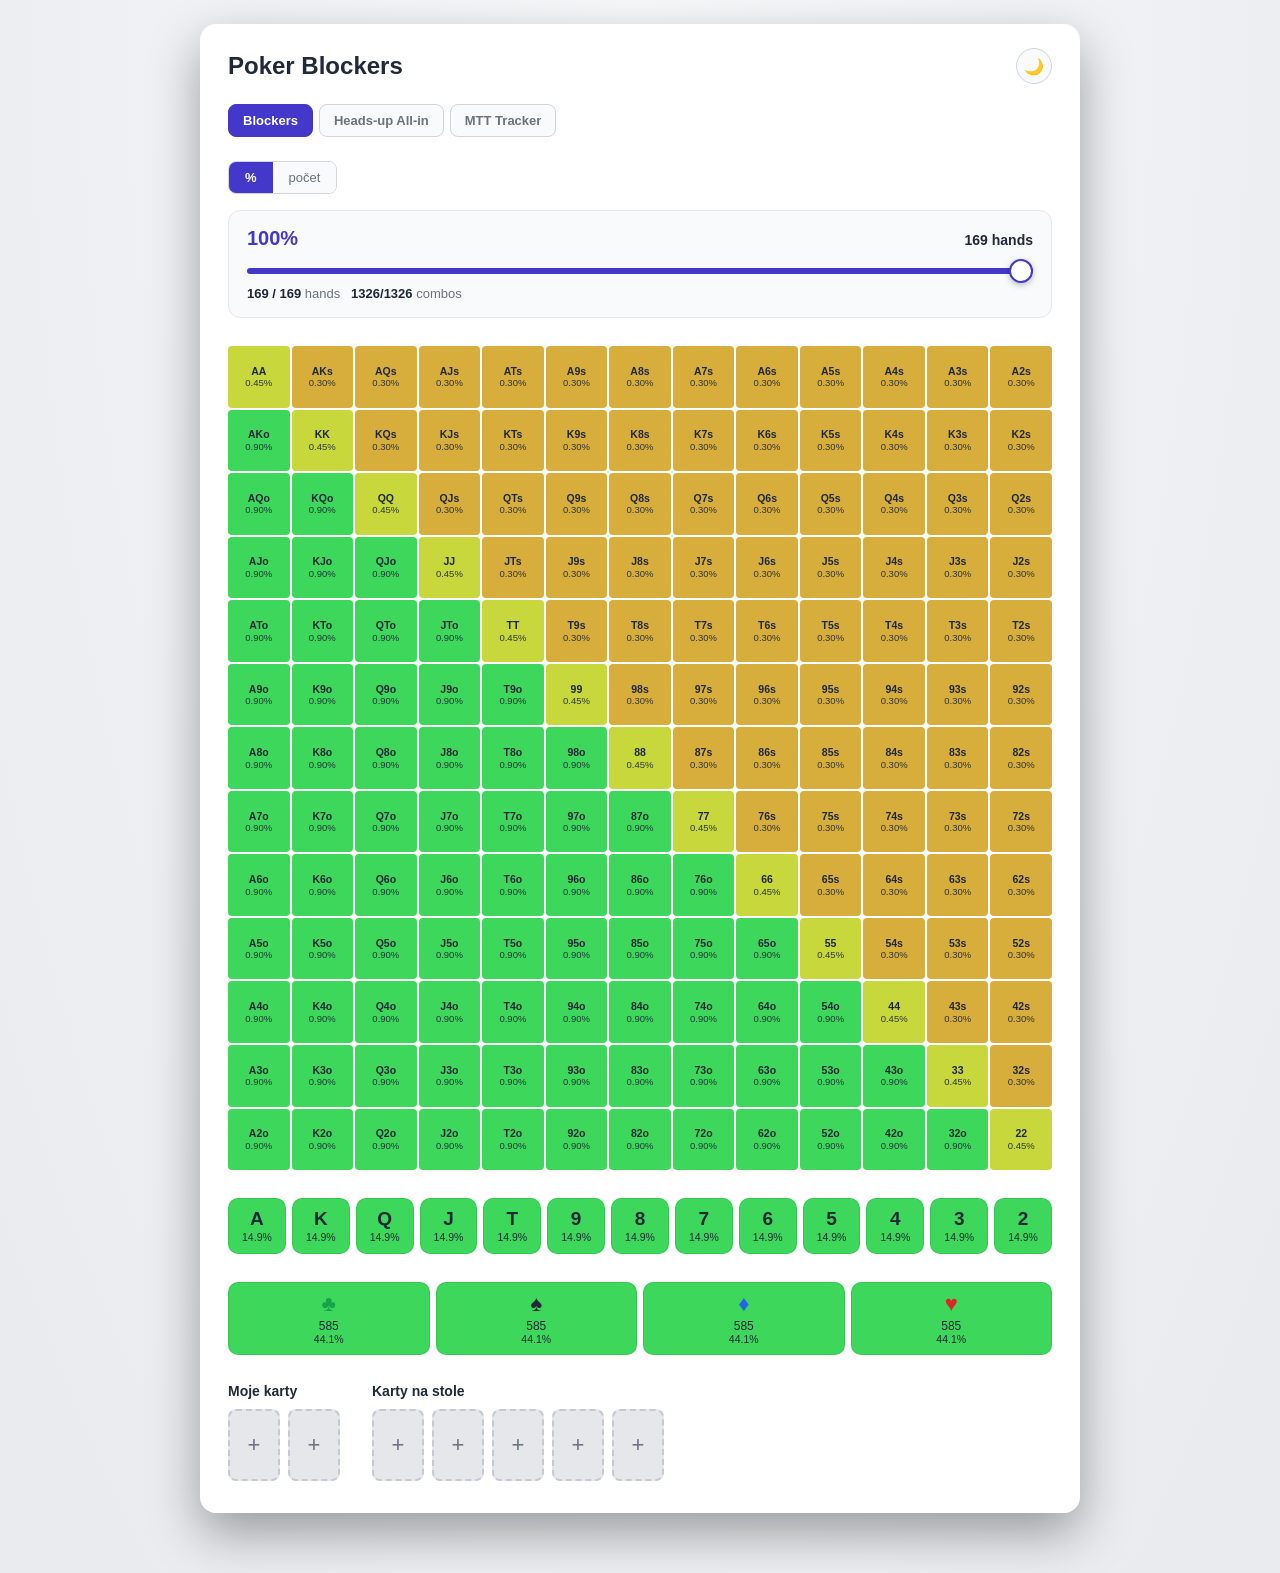
<file: poker.html>
<!DOCTYPE html>
<html lang="cs">
<head>
<meta charset="UTF-8" />
<meta name="viewport" content="width=device-width, initial-scale=1" />
<title>Poker Blockers</title>

<link rel="icon" href="favicon.svg" type="image/svg+xml" />
<link rel="icon" href="poker-favicon-32.png" sizes="32x32" type="image/png" />
<link rel="icon" href="poker-favicon-16.png" sizes="16x16" type="image/png" />
<link rel="apple-touch-icon" href="poker-apple-touch-icon.png" />
<link rel="manifest" href="poker-manifest.json" />
<meta name="theme-color" content="#4338ca" />
<meta name="apple-mobile-web-app-capable" content="yes" />
<meta name="apple-mobile-web-app-status-bar-style" content="black-translucent" />
<meta name="apple-mobile-web-app-title" content="Poker Blockers" />

<style>
  :root {
    --page-bg-1: #f7f8fa;
    --page-bg-2: #e8eaed;
    --panel-bg: #ffffff;
    --modal-bg: #ffffff;
    --ink: #1f2937;
    --muted: #6b7280;
    --accent: #4338ca;
    --slot-empty: #e5e7eb;
    --slot-border: #c5cad2;
    --border: #d1d5db;
    --border-soft: rgba(0,0,0,0.08);
    --surface-soft: #f9fafb;
    --surface-soft-border: #e5e7eb;
    --cell-zero-bg: #eef0f2;
    --cell-zero-text: #b8bec7;
    --cell-excluded-bg: #d5dae1;
    --cell-excluded-text: #9aa3af;
    --shadow: rgba(0,0,0,0.35);
    --shadow-modal: rgba(0,0,0,0.4);
  }

  :root[data-theme="dark"] {
    --page-bg-1: #1b1e25;
    --page-bg-2: #05060a;
    --panel-bg: #1c1e24;
    --modal-bg: #22252c;
    --ink: #e8eaed;
    --muted: #9aa1ac;
    --accent: #818cf8;
    --slot-empty: #262a33;
    --slot-border: #3a3f4a;
    --border: #3a3f4a;
    --border-soft: rgba(255,255,255,0.08);
    --surface-soft: #22252c;
    --surface-soft-border: #2f333c;
    --cell-zero-bg: #22252c;
    --cell-zero-text: #4b515c;
    --cell-excluded-bg: #262a33;
    --cell-excluded-text: #565c68;
    --shadow: rgba(0,0,0,0.6);
    --shadow-modal: rgba(0,0,0,0.6);
  }

  * { box-sizing: border-box; }

  body {
    margin: 0;
    font-family: -apple-system, BlinkMacSystemFont, "Segoe UI", Roboto, Helvetica, Arial, sans-serif;
    background: radial-gradient(ellipse at top, var(--page-bg-1), var(--page-bg-2));
    min-height: 100vh;
    color: var(--ink);
    padding: 24px 16px 60px;
    transition: background-color 0.2s ease;
  }

  .app {
    max-width: 880px;
    margin: 0 auto;
    background: var(--panel-bg);
    border-radius: 16px;
    padding: 24px 28px 32px;
    box-shadow: 0 20px 50px var(--shadow);
    transition: background-color 0.2s ease;
  }

  .header-row {
    display: flex;
    align-items: center;
    justify-content: space-between;
    gap: 12px;
    margin-bottom: 20px;
  }

  h1 {
    margin: 0;
    font-size: 24px;
  }

  .theme-toggle {
    flex-shrink: 0;
    width: 36px;
    height: 36px;
    border-radius: 50%;
    border: 1px solid var(--border);
    background: var(--surface-soft);
    color: var(--ink);
    font-size: 16px;
    display: inline-flex;
    align-items: center;
    justify-content: center;
    cursor: pointer;
  }

  .tabs {
    display: flex;
    gap: 6px;
    flex-wrap: wrap;
    margin-bottom: 24px;
  }

  .tab {
    padding: 8px 14px;
    border-radius: 8px;
    font-size: 13px;
    font-weight: 600;
    text-decoration: none;
    color: var(--muted);
    background: var(--surface-soft);
    border: 1px solid var(--border);
  }

  .tab:hover {
    color: var(--ink);
  }

  .tab.active {
    background: var(--accent);
    color: white;
    border-color: var(--accent);
  }

  .controls {
    display: flex;
    align-items: center;
    justify-content: space-between;
    flex-wrap: wrap;
    gap: 12px;
    margin-bottom: 16px;
  }

  .toggle {
    display: inline-flex;
    border: 1px solid var(--border);
    border-radius: 8px;
    overflow: hidden;
  }

  .toggle button {
    border: none;
    background: var(--surface-soft);
    padding: 8px 16px;
    font-size: 13px;
    cursor: pointer;
    color: var(--muted);
  }

  .toggle button.active {
    background: var(--accent);
    color: white;
    font-weight: 600;
  }

  .matrix-wrap {
    overflow-x: auto;
    margin-bottom: 28px;
  }

  .matrix {
    display: grid;
    grid-template-columns: repeat(13, minmax(44px, 1fr));
    gap: 2px;
    min-width: 590px;
  }

  .cell {
    aspect-ratio: 1 / 1;
    display: flex;
    flex-direction: column;
    align-items: center;
    justify-content: center;
    border-radius: 4px;
    font-size: 10.5px;
    line-height: 1.2;
    transition: background-color 0.15s ease;
    user-select: none;
  }

  .cell .label {
    font-weight: 700;
    font-size: 10.5px;
  }

  .cell .value {
    font-size: 9.5px;
    opacity: 0.9;
  }

  .cell.zero {
    background: var(--cell-zero-bg) !important;
    color: var(--cell-zero-text) !important;
  }

  .cell.excluded {
    background: var(--cell-excluded-bg) !important;
    color: var(--cell-excluded-text) !important;
    opacity: 0.55;
    filter: grayscale(70%);
  }

  .range-control {
    margin-bottom: 28px;
    padding: 16px 18px;
    background: var(--surface-soft);
    border: 1px solid var(--surface-soft-border);
    border-radius: 12px;
  }

  .range-header {
    display: flex;
    justify-content: space-between;
    align-items: baseline;
    font-size: 14px;
    font-weight: 700;
    margin-bottom: 10px;
  }

  .range-header .range-percent {
    font-size: 20px;
    color: var(--accent);
  }

  input[type="range"].range-slider {
    -webkit-appearance: none;
    appearance: none;
    width: 100%;
    height: 6px;
    border-radius: 999px;
    background: var(--border);
    outline: none;
    margin: 6px 0 12px;
  }

  input[type="range"].range-slider::-webkit-slider-thumb {
    -webkit-appearance: none;
    appearance: none;
    width: 24px;
    height: 24px;
    border-radius: 50%;
    background: #ffffff;
    border: 2px solid var(--accent);
    box-shadow: 0 2px 6px rgba(0,0,0,0.25);
    cursor: pointer;
  }

  input[type="range"].range-slider::-moz-range-thumb {
    width: 24px;
    height: 24px;
    border-radius: 50%;
    background: #ffffff;
    border: 2px solid var(--accent);
    box-shadow: 0 2px 6px rgba(0,0,0,0.25);
    cursor: pointer;
  }

  .range-stats {
    font-size: 13px;
    color: var(--muted);
  }

  .range-stats strong {
    color: var(--ink);
  }

  .rank-probabilities {
    margin-bottom: 28px;
  }

  .rank-row {
    display: grid;
    grid-template-columns: repeat(auto-fit, minmax(50px, 1fr));
    gap: 6px;
  }

  .rank-box {
    border-radius: 10px;
    padding: 10px 2px;
    display: flex;
    flex-direction: column;
    align-items: center;
    justify-content: center;
    border: 1px solid var(--border-soft);
  }

  .rank-box .rank-letter {
    font-size: 19px;
    font-weight: 800;
    line-height: 1;
  }

  .rank-box .rank-percent {
    font-size: 10.5px;
    font-weight: 400;
    margin-top: 4px;
    line-height: 1;
  }

  .suit-probabilities {
    margin-bottom: 28px;
  }

  .suit-row {
    display: grid;
    grid-template-columns: repeat(auto-fit, minmax(70px, 1fr));
    gap: 6px;
  }

  .suit-box {
    border-radius: 10px;
    padding: 10px 2px;
    display: flex;
    flex-direction: column;
    align-items: center;
    justify-content: center;
    border: 1px solid var(--border-soft);
  }

  .suit-box .suit-symbol {
    font-size: 22px;
    line-height: 1;
  }

  .suit-box .suit-count {
    font-size: 12px;
    font-weight: 400;
    margin-top: 5px;
    line-height: 1;
    color: #1f2937;
  }

  .suit-box .suit-percent {
    font-size: 10.5px;
    font-weight: 400;
    margin-top: 2px;
    line-height: 1;
    color: #1f2937;
  }

  .cards-section {
    display: flex;
    gap: 32px;
    flex-wrap: wrap;
  }

  .card-group h2 {
    font-size: 14px;
    margin: 0 0 10px;
    color: var(--ink);
  }

  .slots {
    display: flex;
    gap: 8px;
  }

  .card-slot {
    position: relative;
    width: 52px;
    height: 72px;
    border-radius: 8px;
    background: var(--slot-empty);
    border: 2px dashed var(--slot-border);
    display: flex;
    align-items: center;
    justify-content: center;
    cursor: pointer;
    font-size: 22px;
    font-weight: 700;
  }

  .card-slot.filled {
    background: #ffffff;
    border: 2px solid var(--slot-border);
    flex-direction: column;
  }

  .card-slot .placeholder {
    color: var(--muted);
    font-size: 22px;
    font-weight: 400;
  }

  .card-slot .rank {
    font-size: 22px;
  }

  .card-slot .suit {
    font-size: 18px;
    margin-top: -4px;
  }

  .card-slot .clear-btn {
    position: absolute;
    top: -8px;
    right: -8px;
    width: 20px;
    height: 20px;
    border-radius: 50%;
    background: #374151;
    color: white;
    font-size: 12px;
    display: flex;
    align-items: center;
    justify-content: center;
    line-height: 1;
    cursor: pointer;
  }

  .modal-overlay {
    position: fixed;
    inset: 0;
    background: rgba(0,0,0,0.5);
    display: none;
    align-items: center;
    justify-content: center;
    z-index: 50;
    padding: 16px;
  }

  .modal-overlay.open {
    display: flex;
  }

  .modal {
    background: var(--modal-bg);
    border-radius: 12px;
    padding: 18px;
    width: 100%;
    max-width: 480px;
    box-shadow: 0 20px 50px var(--shadow-modal);
  }

  .modal-header {
    display: flex;
    justify-content: space-between;
    align-items: center;
    margin-bottom: 14px;
    font-weight: 700;
  }

  .modal-header button {
    border: none;
    background: none;
    font-size: 20px;
    cursor: pointer;
    color: var(--muted);
  }

  .picker-grid {
    display: grid;
    grid-template-columns: repeat(13, 1fr);
    gap: 4px;
  }

  .picker-card {
    aspect-ratio: 3 / 4;
    border: 1px solid #d1d5db;
    border-radius: 5px;
    background: white;
    display: flex;
    flex-direction: column;
    align-items: center;
    justify-content: center;
    font-size: 11px;
    font-weight: 700;
    cursor: pointer;
  }

  .picker-card:hover:not(.disabled) {
    background: #f3f4f6;
  }

  .picker-card.selected {
    outline: 2px solid var(--accent);
    background: #eef2ff;
  }

  .picker-card.disabled {
    background: #f3f4f6;
    color: #d1d5db !important;
    cursor: not-allowed;
  }

  .modal-clear {
    margin-top: 14px;
    width: 100%;
    padding: 8px;
    border-radius: 8px;
    border: 1px solid var(--surface-soft-border);
    background: var(--surface-soft);
    color: var(--ink);
    cursor: pointer;
    font-size: 13px;
  }
</style>
</head>
<body>
<div class="app">
  <div class="header-row">
    <h1>Poker Blockers</h1>
    <button id="themeToggle" class="theme-toggle" type="button" aria-label="Přepnout tmavý režim">🌙</button>
  </div>

  <nav class="tabs">
    <a href="poker.html" class="tab active">Blockers</a>
    <a href="headsup-allin.html" class="tab">Heads-up All-in</a>
    <a href="mtt-tracker.html" class="tab">MTT Tracker</a>
  </nav>

  <div class="controls">
    <div class="toggle">
      <button id="modePercent" class="active">%</button>
      <button id="modeCount">počet</button>
    </div>
  </div>

  <div class="range-control">
    <div class="range-header">
      <span class="range-percent" id="rangePercentLabel">100%</span>
      <span id="rangeCountLabel">169 hands</span>
    </div>
    <input type="range" class="range-slider" id="rangeSlider" min="1" max="169" value="169" />
    <div class="range-stats" id="rangeStats"></div>
  </div>

  <div class="matrix-wrap">
    <div class="matrix" id="matrix"></div>
  </div>

  <div class="rank-probabilities">
    <div class="rank-row" id="rankRow"></div>
  </div>

  <div class="suit-probabilities">
    <div class="suit-row" id="suitRow"></div>
  </div>

  <div class="cards-section">
    <div class="card-group">
      <h2>Moje karty</h2>
      <div class="slots" id="heroSlots"></div>
    </div>
    <div class="card-group">
      <h2>Karty na stole</h2>
      <div class="slots" id="boardSlots"></div>
    </div>
  </div>
</div>

<div class="modal-overlay" id="modalOverlay">
  <div class="modal">
    <div class="modal-header">
      <span id="modalTitle">Vyber kartu</span>
      <button id="modalClose">×</button>
    </div>
    <div class="picker-grid" id="pickerGrid"></div>
    <button class="modal-clear" id="modalClear">Vymazat kartu</button>
  </div>
</div>

<script>
(function () {
  const RANKS = ['A','K','Q','J','T','9','8','7','6','5','4','3','2'];
  const SUITS = ['s','h','d','c'];
  const SUIT_SYMBOL = { s: '♠', h: '♥', d: '♦', c: '♣' };
  const SUIT_COLOR = { s: '#1f2937', h: '#dc2626', d: '#2563eb', c: '#16a34a' };

  // 169 starting hands ranked from strongest (index 0) to weakest (index 168),
  // matching the standard heads-up all-in-equity ranking used by common range sliders.
  const HAND_ORDER = [
    'AA','KK','QQ','AKs','JJ','TT','AQs','AJs','KQs','AKo','KJs',
    'AQo','ATs','KTs','QJs','99','QTs','KQo','AJo','JTs',
    'A8s','A9s','K9s','88','KJo','A7s','ATo','QJo','A5s','Q9s','T9s',
    'A4s','A6s','J9s','KTo','A3s','JTo','QTo',
    '77','A2s','K7s','K8s','Q8s','98s','A9o','K5s','T8s',
    'J8s','K4s','K6s','K9o','Q7s','66','A8o','T9o',
    '87s','97s','A5o','J7s','J9o','Q9o','T7s','A7o','Q5s','Q6s',
    '76s','86s','A4o','A6o','K2s','K3s','Q4s','96s','Q3s',
    '55','A3o','K8o','J5s','Q2s','T6s',
    '65s','75s','J6s','J8o','K7o','Q8o','T8o',
    '44','98o','A2o','J4s','K6o','54s','64s','85s','J3s','T5s',
    '95s','J2s','K5o','T4s','33','87o','Q7o','T3s','T7o',
    '74s','97o','K4o','53s','84s','94s','J7o','K3o','Q6o','T2s',
    '22','63s','93s','43s','76o','K2o','Q5o',
    '52s','73s','86o','92s','J6o','T6o',
    '42s','62s','65o','83s','96o','Q4o',
    '32s','54o','72s','75o','82s','J5o','Q3o',
    '85o','95o','J4o','Q2o','T5o','53o','64o','J2o','J3o','T4o',
    '43o','74o','84o','T2o','T3o','52o','63o','73o','93o','94o',
    '42o','62o','82o','83o','92o','32o','72o',
  ];

  const slotDefs = [
    { key: 'hero0', group: 'hero' },
    { key: 'hero1', group: 'hero' },
    { key: 'board0', group: 'board' },
    { key: 'board1', group: 'board' },
    { key: 'board2', group: 'board' },
    { key: 'board3', group: 'board' },
    { key: 'board4', group: 'board' },
  ];

  const state = {};
  slotDefs.forEach(s => { state[s.key] = null; });

  let mode = 'percent';
  let activeSlot = null;

  // Precompute all 169 hand-type cells and their concrete card combos.
  const cells = [];
  for (let i = 0; i < 13; i++) {
    cells.push([]);
    for (let j = 0; j < 13; j++) {
      const combos = [];
      if (i === j) {
        const rank = RANKS[i];
        for (let a = 0; a < SUITS.length; a++) {
          for (let b = a + 1; b < SUITS.length; b++) {
            combos.push([rank + SUITS[a], rank + SUITS[b]]);
          }
        }
      } else {
        const highRank = RANKS[Math.min(i, j)];
        const lowRank = RANKS[Math.max(i, j)];
        const suited = i < j;
        if (suited) {
          SUITS.forEach(s => combos.push([highRank + s, lowRank + s]));
        } else {
          SUITS.forEach(s1 => SUITS.forEach(s2 => {
            if (s1 !== s2) combos.push([highRank + s1, lowRank + s2]);
          }));
        }
      }
      const label = i === j
        ? RANKS[i] + RANKS[j]
        : (i < j
          ? RANKS[Math.min(i, j)] + RANKS[Math.max(i, j)] + 's'
          : RANKS[Math.min(i, j)] + RANKS[Math.max(i, j)] + 'o');
      cells[i].push({ label, combos, base: combos.length });
    }
  }

  // rank 1 = strongest hand, 169 = weakest
  const rankByLabel = {};
  HAND_ORDER.forEach((label, idx) => { rankByLabel[label] = idx + 1; });
  for (let i = 0; i < 13; i++) {
    for (let j = 0; j < 13; j++) {
      cells[i][j].rank = rankByLabel[cells[i][j].label];
    }
  }

  let rangeCount = 169;

  function usedCards() {
    return slotDefs.map(s => state[s.key]).filter(Boolean);
  }

  function gradientColor(fraction) {
    // fraction 0..1 relative to the strongest remaining hand within the selected range
    // 1 = most likely (green) -> 0 = least likely (red)
    const hue = 132 * Math.max(0, Math.min(1, fraction));
    return `hsl(${hue}, 66%, 54%)`;
  }

  function buildMatrix() {
    const matrix = document.getElementById('matrix');
    matrix.innerHTML = '';

    for (let i = 0; i < 13; i++) {
      for (let j = 0; j < 13; j++) {
        const cellDiv = document.createElement('div');
        cellDiv.className = 'cell';
        cellDiv.dataset.i = i;
        cellDiv.dataset.j = j;
        const labelSpan = document.createElement('div');
        labelSpan.className = 'label';
        labelSpan.textContent = cells[i][j].label;
        const valueSpan = document.createElement('div');
        valueSpan.className = 'value';
        cellDiv.appendChild(labelSpan);
        cellDiv.appendChild(valueSpan);
        matrix.appendChild(cellDiv);
      }
    }
  }

  function buildRankRow() {
    const row = document.getElementById('rankRow');
    row.innerHTML = '';
    RANKS.forEach(r => {
      const box = document.createElement('div');
      box.className = 'rank-box';
      box.dataset.rank = r;
      const letter = document.createElement('div');
      letter.className = 'rank-letter';
      letter.textContent = r;
      const percent = document.createElement('div');
      percent.className = 'rank-percent';
      box.appendChild(letter);
      box.appendChild(percent);
      row.appendChild(box);
    });
  }

  const SUIT_DISPLAY_ORDER = ['c', 's', 'd', 'h'];

  function buildSuitRow() {
    const row = document.getElementById('suitRow');
    row.innerHTML = '';
    SUIT_DISPLAY_ORDER.forEach(suit => {
      const box = document.createElement('div');
      box.className = 'suit-box';
      box.dataset.suit = suit;
      const symbol = document.createElement('div');
      symbol.className = 'suit-symbol';
      symbol.textContent = SUIT_SYMBOL[suit];
      symbol.style.color = SUIT_COLOR[suit];
      const count = document.createElement('div');
      count.className = 'suit-count';
      const percent = document.createElement('div');
      percent.className = 'suit-percent';
      box.appendChild(symbol);
      box.appendChild(count);
      box.appendChild(percent);
      row.appendChild(box);
    });
  }

  function render() {
    const used = usedCards();
    let totalRemaining = 0;
    const remainingByCell = [];

    for (let i = 0; i < 13; i++) {
      remainingByCell.push([]);
      for (let j = 0; j < 13; j++) {
        const combos = cells[i][j].combos;
        let remaining = 0;
        for (const combo of combos) {
          if (!used.includes(combo[0]) && !used.includes(combo[1])) remaining++;
        }
        remainingByCell[i].push(remaining);
        totalRemaining += remaining;
      }
    }

    const matrix = document.getElementById('matrix');
    const cellDivs = matrix.querySelectorAll('.cell');

    // Pass 1: figure out which cells are in the selected range and the
    // combo pool that percentages should be conditioned on (sums to 100%).
    let remainingInRange = 0;
    let handsInRange = 0;
    let maxRemainingInRange = 0;
    const rankComboCount = {};
    RANKS.forEach(r => { rankComboCount[r] = 0; });
    const suitComboCount = {};
    SUITS.forEach(s => { suitComboCount[s] = 0; });

    cellDivs.forEach(div => {
      const i = +div.dataset.i;
      const j = +div.dataset.j;
      const rank = cells[i][j].rank;
      if (rank <= rangeCount) {
        const remaining = remainingByCell[i][j];
        remainingInRange += remaining;
        handsInRange++;
        if (remaining > maxRemainingInRange) maxRemainingInRange = remaining;

        cells[i][j].combos.forEach(combo => {
          if (used.includes(combo[0]) || used.includes(combo[1])) return;
          const ranksInCombo = new Set([combo[0][0], combo[1][0]]);
          ranksInCombo.forEach(r => { rankComboCount[r]++; });
          const suitsInCombo = new Set([combo[0][1], combo[1][1]]);
          suitsInCombo.forEach(s => { suitComboCount[s]++; });
        });
      }
    });

    // Pass 2: render each cell using remainingInRange as the 100% base.
    cellDivs.forEach(div => {
      const i = +div.dataset.i;
      const j = +div.dataset.j;
      const remaining = remainingByCell[i][j];
      const rank = cells[i][j].rank;
      const included = rank <= rangeCount;
      const valueSpan = div.querySelector('.value');

      div.classList.toggle('excluded', !included);
      div.classList.remove('zero');

      if (!included) {
        div.style.background = '';
        valueSpan.textContent = '–';
      } else if (remaining === 0) {
        div.classList.add('zero');
        div.style.background = '';
        valueSpan.textContent = mode === 'percent' ? '0%' : '0';
      } else {
        const fraction = maxRemainingInRange ? remaining / maxRemainingInRange : 0;
        div.style.background = gradientColor(fraction);
        div.style.color = '#1f2937';
        valueSpan.textContent = mode === 'percent'
          ? (remainingInRange ? ((remaining / remainingInRange) * 100).toFixed(2) + '%' : '0%')
          : String(remaining);
      }
    });

    const rangePercent = Math.round((rangeCount / 169) * 100);
    document.getElementById('rangePercentLabel').textContent = rangePercent + '%';
    document.getElementById('rangeCountLabel').textContent = rangeCount + ' hands';
    document.getElementById('rangeSlider').style.background =
      `linear-gradient(to right, var(--accent) ${(rangeCount / 169) * 100}%, var(--border) ${(rangeCount / 169) * 100}%)`;

    document.getElementById('rangeStats').innerHTML =
      `<strong>${handsInRange} / 169</strong> hands &nbsp; ` +
      `<strong>${remainingInRange}/${totalRemaining}</strong> combos`;

    const maxRankCombo = Math.max(0, ...RANKS.map(r => rankComboCount[r]));
    document.querySelectorAll('.rank-box').forEach(box => {
      const r = box.dataset.rank;
      const count = rankComboCount[r];
      const pct = remainingInRange ? (count / remainingInRange) * 100 : 0;
      const fraction = maxRankCombo ? count / maxRankCombo : 0;
      box.style.background = gradientColor(fraction);
      box.style.color = '#1f2937';
      box.querySelector('.rank-percent').textContent = pct.toFixed(1) + '%';
    });

    const maxSuitCombo = Math.max(0, ...SUITS.map(s => suitComboCount[s]));
    document.querySelectorAll('.suit-box').forEach(box => {
      const s = box.dataset.suit;
      const count = suitComboCount[s];
      const pct = remainingInRange ? (count / remainingInRange) * 100 : 0;
      const fraction = maxSuitCombo ? count / maxSuitCombo : 0;
      box.style.background = gradientColor(fraction);
      box.querySelector('.suit-count').textContent = count;
      box.querySelector('.suit-percent').textContent = pct.toFixed(1) + '%';
    });
  }

  function renderSlots() {
    const heroWrap = document.getElementById('heroSlots');
    const boardWrap = document.getElementById('boardSlots');
    heroWrap.innerHTML = '';
    boardWrap.innerHTML = '';

    slotDefs.forEach(def => {
      const div = document.createElement('div');
      const card = state[def.key];
      div.className = 'card-slot' + (card ? ' filled' : '');
      div.dataset.slot = def.key;

      if (card) {
        const rank = card[0];
        const suit = card[1];
        const rankEl = document.createElement('div');
        rankEl.className = 'rank';
        rankEl.textContent = rank;
        rankEl.style.color = SUIT_COLOR[suit];
        const suitEl = document.createElement('div');
        suitEl.className = 'suit';
        suitEl.textContent = SUIT_SYMBOL[suit];
        suitEl.style.color = SUIT_COLOR[suit];
        div.appendChild(rankEl);
        div.appendChild(suitEl);

        const clearBtn = document.createElement('div');
        clearBtn.className = 'clear-btn';
        clearBtn.textContent = '×';
        clearBtn.addEventListener('click', (e) => {
          e.stopPropagation();
          state[def.key] = null;
          renderSlots();
          render();
        });
        div.appendChild(clearBtn);
      } else {
        const placeholder = document.createElement('div');
        placeholder.className = 'placeholder';
        placeholder.textContent = '+';
        div.appendChild(placeholder);
      }

      div.addEventListener('click', () => openPicker(def.key));

      if (def.group === 'hero') heroWrap.appendChild(div);
      else boardWrap.appendChild(div);
    });
  }

  function openPicker(slotKey) {
    activeSlot = slotKey;
    const overlay = document.getElementById('modalOverlay');
    const grid = document.getElementById('pickerGrid');
    grid.innerHTML = '';

    const used = usedCards().filter(c => c !== state[slotKey]);
    const currentCard = state[slotKey];

    // 4 rows (suits) x 13 columns (ranks)
    SUITS.forEach(suit => {
      RANKS.forEach(rank => {
        const cardId = rank + suit;
        const btn = document.createElement('div');
        btn.className = 'picker-card';
        btn.style.color = SUIT_COLOR[suit];
        btn.textContent = rank + SUIT_SYMBOL[suit];

        if (used.includes(cardId)) {
          btn.classList.add('disabled');
        } else {
          if (cardId === currentCard) btn.classList.add('selected');
          btn.addEventListener('click', () => {
            state[slotKey] = cardId;
            closeModal();
            renderSlots();
            render();
          });
        }
        grid.appendChild(btn);
      });
    });

    document.getElementById('modalTitle').textContent =
      slotKey.startsWith('hero') ? 'Vyber svoji kartu' : 'Vyber kartu na stole';

    overlay.classList.add('open');
  }

  function closeModal() {
    document.getElementById('modalOverlay').classList.remove('open');
    activeSlot = null;
  }

  document.getElementById('modalClose').addEventListener('click', closeModal);
  document.getElementById('modalOverlay').addEventListener('click', (e) => {
    if (e.target.id === 'modalOverlay') closeModal();
  });
  document.getElementById('modalClear').addEventListener('click', () => {
    if (activeSlot) {
      state[activeSlot] = null;
      closeModal();
      renderSlots();
      render();
    }
  });

  document.getElementById('modePercent').addEventListener('click', () => {
    mode = 'percent';
    document.getElementById('modePercent').classList.add('active');
    document.getElementById('modeCount').classList.remove('active');
    render();
  });
  document.getElementById('modeCount').addEventListener('click', () => {
    mode = 'count';
    document.getElementById('modeCount').classList.add('active');
    document.getElementById('modePercent').classList.remove('active');
    render();
  });

  document.getElementById('rangeSlider').addEventListener('input', (e) => {
    rangeCount = +e.target.value;
    render();
  });

  const THEME_KEY = 'pokerBlockersTheme';
  const themeToggleBtn = document.getElementById('themeToggle');

  function applyTheme(theme) {
    document.documentElement.setAttribute('data-theme', theme);
    themeToggleBtn.textContent = theme === 'dark' ? '☀️' : '🌙';
    themeToggleBtn.setAttribute('aria-label', theme === 'dark' ? 'Přepnout na světlý režim' : 'Přepnout na tmavý režim');
    try { localStorage.setItem(THEME_KEY, theme); } catch (e) {}
  }

  function preferredTheme() {
    let saved = null;
    try { saved = localStorage.getItem(THEME_KEY); } catch (e) {}
    if (saved === 'light' || saved === 'dark') return saved;
    return window.matchMedia('(prefers-color-scheme: dark)').matches ? 'dark' : 'light';
  }

  let currentTheme = preferredTheme();
  applyTheme(currentTheme);

  themeToggleBtn.addEventListener('click', () => {
    currentTheme = currentTheme === 'dark' ? 'light' : 'dark';
    applyTheme(currentTheme);
  });

  buildMatrix();
  buildRankRow();
  buildSuitRow();
  renderSlots();
  render();
})();
</script>
</body>
</html>
</file>
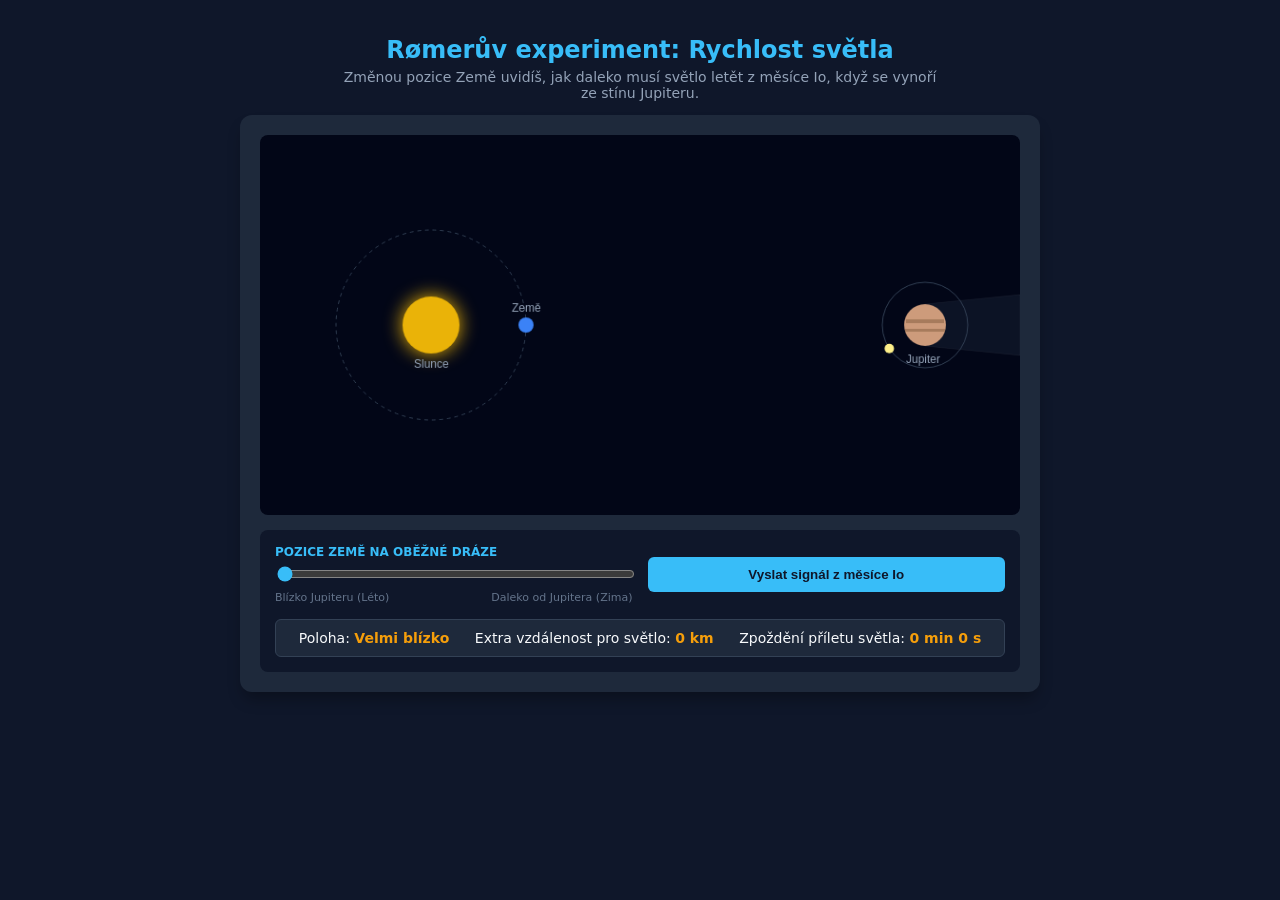
<file: romer.html>
<!DOCTYPE html>
<html lang="cs">
<head>
    <meta charset="UTF-8">
    <meta name="viewport" content="width=device-width, initial-scale=1.0">
    <title>Rømerovo měření rychlosti světla</title>
    <style>
        body {
            font-family: system-ui, -apple-system, sans-serif;
            background-color: #0f172a;
            color: #f8fafc;
            display: flex;
            flex-direction: column;
            align-items: center;
            padding: 20px;
            margin: 0;
        }
        h1 { margin-bottom: 5px; color: #38bdf8; font-size: 24px; text-align: center; }
        p { margin-top: 0; color: #94a3b8; text-align: center; max-width: 600px; font-size: 14px; }
        .container {
            display: flex;
            flex-direction: column;
            background-color: #1e293b;
            padding: 20px;
            border-radius: 12px;
            box-shadow: 0 10px 15px -3px rgba(0, 0, 0, 0.3);
            width: 100%;
            max-width: 800px;
            box-sizing: border-box;
        }
        canvas {
            background-color: #020617;
            border-radius: 8px;
            width: 100%;
            height: auto;
        }
        .controls {
            margin-top: 15px;
            display: grid;
            grid-template-columns: 1fr 1fr;
            gap: 15px;
            background: #0f172a;
            padding: 15px;
            border-radius: 8px;
        }
        .control-group {
            display: flex;
            flex-direction: column;
            gap: 5px;
        }
        label { font-size: 12px; font-weight: bold; color: #38bdf8; text-transform: uppercase; }
        input[type="range"] {
            width: 100%;
            accent-color: #38bdf8;
        }
        .stats {
            grid-column: span 2;
            display: flex;
            justify-content: space-around;
            background: #1e293b;
            padding: 10px;
            border-radius: 6px;
            font-size: 14px;
            border: 1px solid #334155;
        }
        .stat-val { font-weight: bold; color: #f59e0b; }
    </style>
</head>
<body>

    <h1>Rømerův experiment: Rychlost světla</h1>
    <p>Změnou pozice Země uvidíš, jak daleko musí světlo letět z měsíce Io, když se vynoří ze stínu Jupiteru.</p>

    <div class="container">
        <canvas id="simCanvas" width="800" height="400"></canvas>
        
        <div class="controls">
            <div class="control-group">
                <label for="earthAngle">Pozice Země na oběžné dráze</label>
                <input type="range" id="earthAngle" min="0" max="180" value="0">
                <div style="display:flex; justify-content:space-between; font-size:11px; color:#64748b; margin-top:2px;">
                    <span>Blízko Jupiteru (Léto)</span>
                    <span>Daleko od Jupitera (Zima)</span>
                </div>
            </div>
            
            <div class="control-group" style="justify-content: center; align-items: center;">
                <button id="pulseBtn" style="background:#38bdf8; color:#0f172a; border:none; padding:10px 20px; font-weight:bold; border-radius:6px; cursor:pointer; width: 100%;">
                    Vyslat signál z měsíce Io
                </button>
            </div>

            <div class="stats">
                <div>Poloha: <span id="posLabel" class="stat-val">Nejblíže</span></div>
                <div>Extra vzdálenost pro světlo: <span id="distLabel" class="stat-val">0 km</span></div>
                <div>Zpoždění příletu světla: <span id="delayLabel" class="stat-val">0 min 0 s</span></div>
            </div>
        </div>
    </div>

    <script>
        const canvas = document.getElementById('simCanvas');
        const ctx = canvas.getContext('2d');

        // Ovládací prvky
        const earthSlider = document.getElementById('earthAngle');
        const pulseBtn = document.getElementById('pulseBtn');
        const posLabel = document.getElementById('posLabel');
        const distLabel = document.getElementById('distLabel');
        const delayLabel = document.getElementById('delayLabel');

        // Model vesmíru (souřadnice a měřítka upravená pro plátno)
        const sun = { x: 180, y: 200 };
        const earthOrbitRadius = 100;
        const jupiterX = 700;
        const jupiterY = 200;
        const jupiterRadius = 22;
        const ioOrbitRadius = 45;
        
        let ioAngle = 0;
        let lightPulses = [];
        const lightSpeed = 7; // Rychlost animace světla na plátně

        // Výpočty pro reálné zobrazení hodnot
        // Průměr zemské dráhy je cca 300 milionů km, světlo ho letí cca 1000 sekund (16.6 min)
        const maxRealDistance = 299200000; // km (2 AU)
        const maxRealDelay = 997; // sekund (cca 16.6 minut pro plný průměr)

        function getEarthPos(angleDeg) {
            // Přepočet posuvníku (0 až 180 stupňů)
            // 0 = nejblíže k Jupiteru (vpravo od Slunce)
            // 180 = nejvzdálenější (vlevo od Slunce)
            const rad = (angleDeg * Math.PI) / 180;
            return {
                x: sun.x + Math.cos(rad) * earthOrbitRadius,
                y: sun.y + Math.sin(rad) * earthOrbitRadius
            };
        }

        pulseBtn.addEventListener('click', () => {
            // Vystřelí pulz pouze pokud je Io zrovna na pravé straně (vynořuje se ze stínu)
            // Pro jednoduchost umožníme vystřelit pulz hned, jakmile vyjde ze stínu
            const ioX = jupiterX + Math.cos(ioAngle) * ioOrbitRadius;
            const ioY = jupiterY + Math.sin(ioAngle) * ioOrbitRadius;
            
            // Chceme simulovat světlo letící k Zemi
            lightPulses.push({
                x: ioX,
                y: ioY,
                progress: 0
            });
        });

        function updateAndDraw() {
            ctx.clearRect(0, 0, canvas.width, canvas.height);

            const sliderVal = parseFloat(earthSlider.value);
            const earth = getEarthPos(sliderVal);

            // Aktualizace měsíce Io (obíhá kolem Jupitera)
            ioAngle += 0.04;
            const ioX = jupiterX + Math.cos(ioAngle) * ioOrbitRadius;
            const ioY = jupiterY + Math.sin(ioAngle) * ioOrbitRadius;

            // Výpočet reálných statistik na základě úhlu
            // Poměr přidané dráhy (0 při nejbližším bodu, 1 při nejvzdálenějším)
            const ratio = (1 - Math.cos((sliderVal * Math.PI) / 180)) / 2;
            const currentExtraDist = ratio * maxRealDistance;
            const currentDelaySec = ratio * maxRealDelay;
            
            // Aktualizace textů
            if(sliderVal < 30) posLabel.innerText = "Velmi blízko";
            else if(sliderVal > 150) posLabel.innerText = "Velmi daleko";
            else posLabel.innerText = "Mezipoloha";

            distLabel.innerText = Math.round(currentExtraDist).toLocaleString('cs-CZ') + " km";
            
            const m = Math.floor(currentDelaySec / 60);
            const s = Math.round(currentDelaySec % 60);
            delayLabel.innerText = `${m} min ${s} s`;

            // 1. STÍN JUPITERA (vlevo od Jupitera, protože Slunce je vlevo)
            ctx.fillStyle = 'rgba(15, 23, 42, 0.8)';
            ctx.beginPath();
            ctx.moveTo(jupiterX, jupiterY - jupiterRadius);
            ctx.lineTo(canvas.width, jupiterY - jupiterRadius - 10);
            ctx.lineTo(canvas.width, jupiterY + jupiterRadius + 10);
            ctx.lineTo(jupiterX, jupiterY + jupiterRadius);
            ctx.closePath();
            ctx.fill();

            // Naznačení kuželu stínu jemnými čarami
            ctx.strokeStyle = 'rgba(255,255,255,0.05)';
            ctx.lineWidth = 1;
            ctx.stroke();

            // 2. DRÁHY
            // Dráha Země
            ctx.beginPath();
            ctx.arc(sun.x, sun.y, earthOrbitRadius, 0, 2 * Math.PI);
            ctx.strokeStyle = '#334155';
            ctx.setLineDash([4, 4]);
            ctx.stroke();
            ctx.setLineDash([]);

            // Dráha Io
            ctx.beginPath();
            ctx.arc(jupiterX, jupiterY, ioOrbitRadius, 0, 2 * Math.PI);
            ctx.strokeStyle = '#334155';
            ctx.stroke();

            // 3. SLUNCE
            ctx.shadowBlur = 20;
            ctx.shadowColor = '#eab308';
            ctx.fillStyle = '#eab308';
            ctx.beginPath();
            ctx.arc(sun.x, sun.y, 30, 0, 2 * Math.PI);
            ctx.fill();
            ctx.shadowBlur = 0; // reset stínů

            // 4. JUPITER
            ctx.fillStyle = '#cd9b7b';
            ctx.beginPath();
            ctx.arc(jupiterX, jupiterY, jupiterRadius, 0, 2 * Math.PI);
            ctx.fill();
            // Pruhy na Jupiteru
            ctx.fillStyle = '#a77b5c';
            ctx.fillRect(jupiterX - jupiterRadius + 2, jupiterY - 6, jupiterRadius * 2 - 4, 4);
            ctx.fillRect(jupiterX - jupiterRadius + 1, jupiterY + 4, jupiterRadius * 2 - 2, 3);

            // 5. MĚSÍC IO
            // Pokud je schovaný ve stínu (napravo od Jupitera v kuželu), ztmavíme ho
            const isEclipsed = (ioX > jupiterX && Math.abs(ioY - jupiterY) < jupiterRadius);
            ctx.fillStyle = isEclipsed ? '#475569' : '#fef08a';
            ctx.beginPath();
            ctx.arc(ioX, ioY, 5, 0, 2 * Math.PI);
            ctx.fill();

            // Popisek k Io, když se vynoří (Rømerův klíčový moment)
            if (Math.abs(ioY - (jupiterY - jupiterRadius)) < 8 && ioX > jupiterX) {
                ctx.fillStyle = '#38bdf8';
                ctx.font = '10px sans-serif';
                ctx.fillText("Vynoření ze stínu!", jupiterX - 30, jupiterY - ioOrbitRadius - 10);
            }

            // 6. SVĚTELNÉ PULZY (Animace paprsku)
            for (let i = lightPulses.length - 1; i >= 0; i--) {
                let p = lightPulses[i];
                
                // Vektor od startu k Zemi
                const dx = earth.x - p.x;
                const dy = earth.y - p.y;
                const dist = Math.sqrt(dx * dx + dy * dy);
                
                if (dist < lightSpeed) {
                    // Světlo dorazilo k Zemi, odstraníme pulz
                    lightPulses.splice(i, 1);
                    
                    // Záblesk na Zemi
                    ctx.fillStyle = '#ffffff';
                    ctx.beginPath();
                    ctx.arc(earth.x, earth.y, 12, 0, 2 * Math.PI);
                    ctx.fill();
                    continue;
                }

                // Posun pulzu směrem k Zemi
                p.x += (dx / dist) * lightSpeed;
                p.y += (dy / dist) * lightSpeed;

                // Vykreslení pulzu
                ctx.fillStyle = '#f59e0b';
                ctx.shadowBlur = 10;
                ctx.shadowColor = '#f59e0b';
                ctx.beginPath();
                ctx.arc(p.x, p.y, 4, 0, 2 * Math.PI);
                ctx.fill();
                ctx.shadowBlur = 0;

                // Čára ukazující dráhu paprsku
                ctx.strokeStyle = 'rgba(245, 158, 11, 0.2)';
                ctx.beginPath();
                ctx.moveTo(earth.x, earth.y);
                ctx.lineTo(p.x, p.y);
                ctx.stroke();
            }

            // 7. ZEMĚ
            ctx.fillStyle = '#3b82f6';
            ctx.beginPath();
            ctx.arc(earth.x, earth.y, 8, 0, 2 * Math.PI);
            ctx.fill();
            
            // Popisky planet
            ctx.fillStyle = '#94a3b8';
            ctx.font = '12px sans-serif';
            ctx.fillText("Slunce", sun.x - 18, sun.y + 45);
            ctx.fillText("Jupiter", jupiterX - 20, jupiterY + 40);
            ctx.fillText("Země", earth.x - 15, earth.y - 14);

            requestAnimationFrame(updateAndDraw);
        }

        // Automatické vysílání pulzů pro plynulost simulace každé 3 sekundy
        setInterval(() => {
            // Vystřelí pulz z aktuální pozice Io
            lightPulses.push({ x: jupiterX + Math.cos(ioAngle)*ioOrbitRadius, y: jupiterY + Math.sin(ioAngle)*ioOrbitRadius });
        }, 2500);

        updateAndDraw();
    </script>
</body>
</html>
</file>
<file: style.css>
/* ===== RESET & BASE ===== */
*, *::before, *::after {
  box-sizing: border-box;
  margin: 0;
  padding: 0;
}

:root {
  --bg:        #0d0d0d;
  --surface:   #161616;
  --border:    #222222;
  --accent:    #a855f7;
  --accent-dim: rgba(168, 85, 247, 0.15);
  --text:      #f0f0f0;
  --muted:     #555555;
  --radius:    14px;
}

html {
  font-size: 16px;
  scroll-behavior: smooth;
}

body {
  background-color: var(--bg);
  color: var(--text);
  font-family: 'Space Grotesk', sans-serif;
  min-height: 100vh;
  display: flex;
  flex-direction: column;
  overflow-x: hidden;
  position: relative;
}

/* ===== NOISE TEXTURE OVERLAY ===== */
.noise {
  pointer-events: none;
  position: fixed;
  inset: 0;
  z-index: 0;
  opacity: 0.04;
  background-image: url("data:image/svg+xml,%3Csvg viewBox='0 0 200 200' xmlns='http://www.w3.org/2000/svg'%3E%3Cfilter id='n'%3E%3CfeTurbulence type='fractalNoise' baseFrequency='0.9' numOctaves='4' stitchTiles='stitch'/%3E%3C/filter%3E%3Crect width='100%25' height='100%25' filter='url(%23n)'/%3E%3C/svg%3E");
  background-repeat: repeat;
  background-size: 180px;
}

/* ===== HERO / HEADER ===== */
.hero {
  position: relative;
  z-index: 1;
  display: flex;
  flex-direction: column;
  align-items: center;
  text-align: center;
  padding: 4rem 1.5rem 3rem;
  gap: 1rem;
}

/* Radial glow behind hero */
.hero::before {
  content: '';
  position: absolute;
  top: -80px;
  left: 50%;
  transform: translateX(-50%);
  width: 600px;
  height: 600px;
  background: radial-gradient(circle, rgba(168, 85, 247, 0.12) 0%, transparent 70%);
  pointer-events: none;
  z-index: -1;
}

/* ===== AVATAR ===== */
.avatar {
  width: 72px;
  height: 72px;
  border-radius: 50%;
  background: var(--surface);
  border: 2px solid var(--border);
  display: flex;
  align-items: center;
  justify-content: center;
  font-size: 1.25rem;
  font-weight: 600;
  color: var(--accent);
  letter-spacing: 0.05em;
  box-shadow: 0 0 0 4px rgba(168, 85, 247, 0.08);
  transition: box-shadow 0.3s;
}

.avatar:hover {
  box-shadow: 0 0 0 6px rgba(168, 85, 247, 0.18);
}

/* ===== LOGO ===== */
.logo {
  font-size: clamp(2.8rem, 8vw, 5rem);
  font-weight: 700;
  letter-spacing: -0.03em;
  line-height: 1;
  color: var(--text);
}

.accent {
  color: var(--accent);
}

/* ===== TAGLINE ===== */
.tagline {
  font-size: 1rem;
  color: var(--muted);
  letter-spacing: 0.08em;
  text-transform: uppercase;
  font-weight: 400;
}

/* ===== TAGLINE SUB ===== */
.tagline-sub {
  font-size: 0.8rem;
  color: var(--muted);
  font-style: italic;
  opacity: 0.65;
  margin-top: -0.5rem;
}

/* ===== CONTACT ===== */
.contact {
  display: flex;
  flex-wrap: wrap;
  gap: 0.75rem;
  justify-content: center;
  margin-top: 0.5rem;
}

.contact-link {
  display: inline-flex;
  align-items: center;
  gap: 0.4rem;
  padding: 0.5rem 1rem;
  border: 1px solid var(--border);
  border-radius: 99px;
  color: var(--text);
  text-decoration: none;
  font-size: 0.875rem;
  font-weight: 500;
  background: var(--surface);
  transition: border-color 0.2s, color 0.2s, background 0.2s;
}

.contact-link:hover {
  border-color: var(--accent);
  color: var(--accent);
  background: var(--accent-dim);
}

/* ===== MAIN ===== */
main {
  position: relative;
  z-index: 1;
  flex: 1;
  width: 100%;
  max-width: 960px;
  margin: 0 auto;
  padding: 0 1.5rem 4rem;
}

/* ===== SECTION TITLE ===== */
.section-title {
  font-size: 0.75rem;
  font-weight: 600;
  text-transform: uppercase;
  letter-spacing: 0.12em;
  color: var(--muted);
  margin-bottom: 1.5rem;
}

/* ===== CARDS GRID ===== */
.cards {
  display: grid;
  grid-template-columns: 1fr;
  gap: 1rem;
}

@media (min-width: 560px) {
  .cards {
    grid-template-columns: repeat(2, 1fr);
  }
}

@media (min-width: 800px) {
  .cards {
    grid-template-columns: repeat(3, 1fr);
  }
}

/* ===== CARD ===== */
.card {
  background: var(--surface);
  border: 1px solid var(--border);
  border-radius: var(--radius);
  padding: 1.5rem;
  display: flex;
  flex-direction: column;
  gap: 0.6rem;
  transition: border-color 0.25s, transform 0.25s, box-shadow 0.25s;
  cursor: default;
}

.card:hover {
  border-color: var(--accent);
  transform: translateY(-3px);
  box-shadow: 0 8px 32px rgba(168, 85, 247, 0.1);
}

.card-header {
  display: flex;
  justify-content: flex-end;
}

.card-icon {
  font-size: 1.75rem;
  line-height: 1;
}

.card-title {
  font-size: 1.05rem;
  font-weight: 600;
  color: var(--text);
  margin-top: 0.25rem;
}

.card-desc {
  font-size: 0.875rem;
  color: var(--muted);
  line-height: 1.5;
  flex: 1;
}

.card-footer {
  margin-top: 0.5rem;
  padding-top: 0.75rem;
  border-top: 1px solid var(--border);
}

.card-link {
  font-size: 0.8rem;
  font-weight: 500;
  color: var(--accent);
}

.card-link.muted {
  color: var(--muted);
}

/* ===== BADGES ===== */
.badge {
  display: inline-block;
  padding: 0.2rem 0.6rem;
  border-radius: 99px;
  font-size: 0.7rem;
  font-weight: 600;
  letter-spacing: 0.04em;
  text-transform: uppercase;
}

.badge--active {
  background: rgba(34, 197, 94, 0.12);
  color: #4ade80;
  border: 1px solid rgba(34, 197, 94, 0.25);
}

.badge--soon {
  background: rgba(234, 179, 8, 0.12);
  color: #facc15;
  border: 1px solid rgba(234, 179, 8, 0.25);
}

.badge--planned {
  background: rgba(99, 102, 241, 0.12);
  color: #818cf8;
  border: 1px solid rgba(99, 102, 241, 0.25);
}

/* ===== FOOTER ===== */
.footer {
  position: relative;
  z-index: 1;
  text-align: center;
  padding: 1.5rem;
  border-top: 1px solid var(--border);
  font-size: 0.8rem;
  color: var(--muted);
}
</file>
